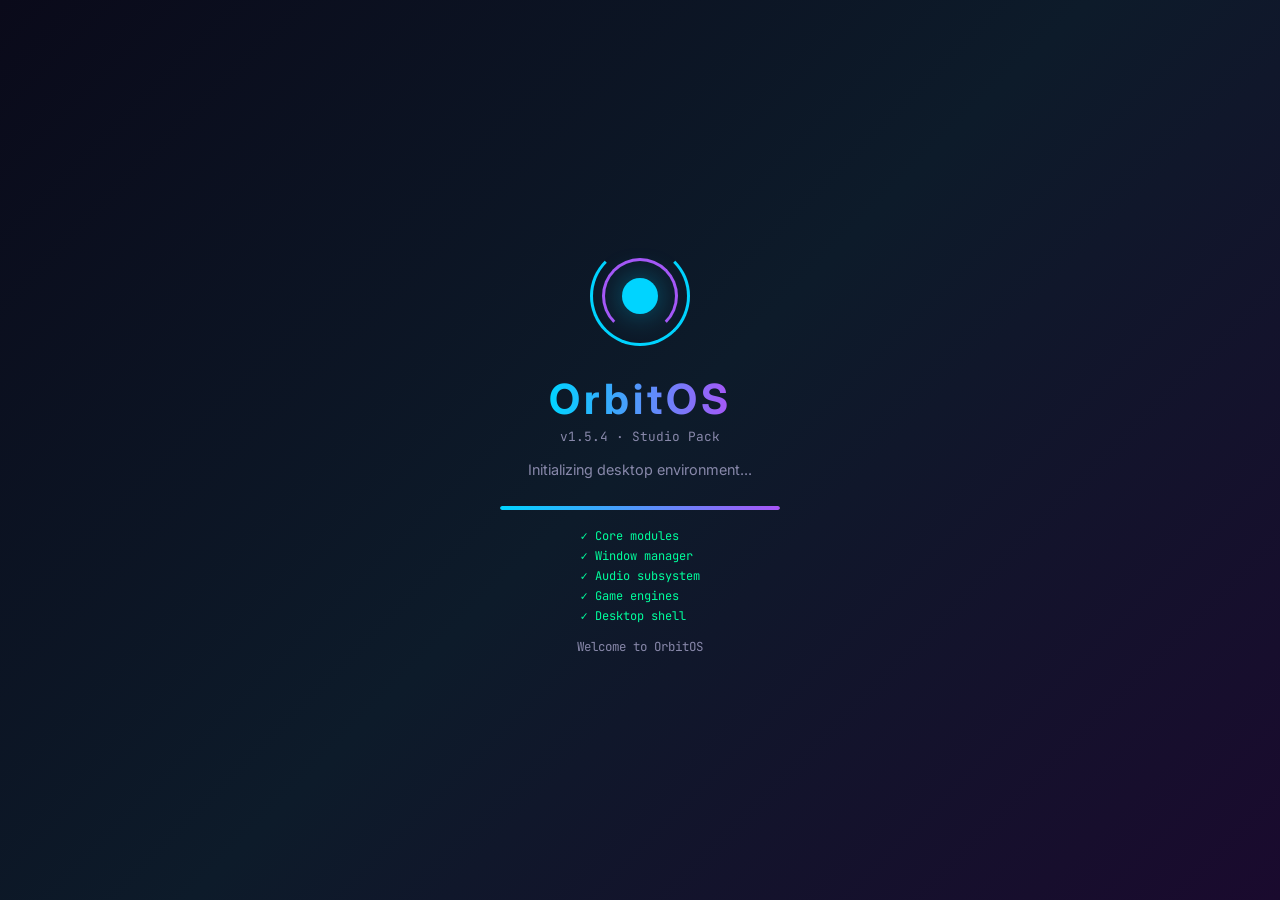
<file: index.html>
<!DOCTYPE html>
<html lang="en">
<head>
  <meta charset="UTF-8">
  <meta name="referrer" content="strict-origin-when-cross-origin">
  <meta name="viewport" content="width=device-width, initial-scale=1.0, viewport-fit=cover">
  <title>OrbitOS — Web Desktop</title>
  <link rel="stylesheet" href="styles.css">
  <link rel="icon" href="data:image/svg+xml,<svg xmlns='http://www.w3.org/2000/svg' viewBox='0 0 100 100'><circle cx='50' cy='50' r='45' fill='%2300d4ff'/><circle cx='50' cy='50' r='25' fill='%230a0a1a'/><circle cx='50' cy='50' r='10' fill='%2300d4ff'/></svg>">
  <link href="https://fonts.googleapis.com/css2?family=Inter:wght@300;400;500;600;700&family=JetBrains+Mono:wght@400;500&display=swap" rel="stylesheet">
</head>
<body>
  <!-- Boot Screen -->
  <div id="boot-screen">
    <div class="boot-logo">
      <div class="orbit-ring"></div>
      <div class="orbit-ring orbit-ring-2"></div>
      <div class="orbit-core"></div>
    </div>
    <h1 class="boot-title">OrbitOS</h1>
    <p class="boot-version">v1.5.4 · Studio Pack</p>
    <p class="boot-subtitle">Initializing desktop environment...</p>
    <div class="boot-progress">
      <div class="boot-bar" id="boot-bar"></div>
    </div>
    <ul class="boot-checklist" id="boot-checklist">
      <li data-step="0">Core modules</li>
      <li data-step="1">Window manager</li>
      <li data-step="2">Audio subsystem</li>
      <li data-step="3">Game engines</li>
      <li data-step="4">Desktop shell</li>
    </ul>
    <p class="boot-status" id="boot-status">Loading core modules...</p>
  </div>

  <!-- Shutdown Screen -->
  <div id="shutdown-screen" class="hidden">
    <div class="shutdown-inner">
      <div class="boot-logo">
        <div class="orbit-ring"></div>
        <div class="orbit-core"></div>
      </div>
      <h1>OrbitOS has shut down</h1>
      <p>It is now safe to close this tab.</p>
      <button id="reboot-btn" type="button">Reboot</button>
    </div>
  </div>

  <!-- Desktop -->
  <div id="desktop" class="hidden">
    <div id="wallpaper"></div>
    <div id="desktop-clock" title="Desktop clock">
      <div id="dc-time">--:--</div>
      <div id="dc-date"></div>
    </div>

    <div id="desktop-icons" class="hidden" aria-hidden="true"></div>

    <div id="float-stickies"></div>
    <div id="windows-container"></div>

    <!-- First-run tips -->
    <div id="tips-overlay" class="hidden">
      <div class="tips-card">
        <h2>Welcome to OrbitOS</h2>
        <ul>
          <li>Open apps from the <strong>Start menu</strong> (◉ on the taskbar)</li>
          <li><strong>Right-click</strong> the desktop to change wallpaper</li>
          <li>Start menu is the <strong>◉</strong> button on the taskbar</li>
          <li><strong>Ctrl+K</strong> palette · <strong>Ctrl+Shift+V</strong> clipboard</li>
          <li>Apps live in the <strong>Start menu</strong> (◉) — desktop is clean</li>
          <li><strong>Settings → Tab disguise</strong> changes the browser tab title/icon only</li>
          <li><strong>`</strong> (above Tab) is the panic key — closes this tab instantly</li>
          <li>Nightshift · Assistant · generative music · Clock · Gallery</li>
        </ul>
        <button id="tips-dismiss" type="button">Got it</button>
      </div>
    </div>

    <!-- Alt-Tab switcher -->
    <div id="alt-tab" class="hidden">
      <div id="alt-tab-list"></div>
    </div>

    <!-- Calendar popup -->
    <div id="calendar-popup" class="hidden">
      <div class="cal-header">
        <button type="button" id="cal-prev">‹</button>
        <span id="cal-title"></span>
        <button type="button" id="cal-next">›</button>
      </div>
      <div class="cal-weekdays">
        <span>Su</span><span>Mo</span><span>Tu</span><span>We</span><span>Th</span><span>Fr</span><span>Sa</span>
      </div>
      <div class="cal-grid" id="cal-grid"></div>
    </div>

    <!-- Start Menu -->
    <div id="start-menu" class="hidden">
      <div class="start-header">
        <div class="user-avatar">🚀</div>
        <div class="user-info">
          <strong>Orbit User</strong>
          <span>GitHub Pages Edition</span>
        </div>
      </div>
      <div class="start-search-wrap">
        <input type="search" id="start-search" placeholder="Search apps..." autocomplete="off">
      </div>
      <div class="start-apps" id="start-apps">
        <div class="start-app" data-app="browser" data-name="browser proxy"><span>🌐</span> Proxy Browser</div>
        <div class="start-app" data-app="music" data-name="music player audio"><span>🎵</span> Music Player</div>
        <div class="start-app" data-app="games" data-name="games arcade snake tanks tank battle"><span>🎮</span> Games Arcade</div>
        <div class="start-app" data-app="terminal" data-name="terminal shell"><span>💻</span> Terminal</div>
        <div class="start-app" data-app="notepad" data-name="notepad text"><span>📝</span> Notepad</div>
        <div class="start-app" data-app="calculator" data-name="calculator math"><span>🧮</span> Calculator</div>
        <div class="start-app" data-app="paint" data-name="paint draw"><span>🎨</span> Paint</div>
        <div class="start-app" data-app="files" data-name="files explorer"><span>📁</span> File Explorer</div>
        <div class="start-app" data-app="stickies" data-name="sticky notes"><span>📌</span> Sticky Notes</div>
        <div class="start-app" data-app="taskmgr" data-name="task manager processes"><span>📊</span> Task Manager</div>
<div class="start-app" data-app="video" data-name="video player local"><span>📽️</span> Video Player</div>
        <div class="start-app" data-app="todo" data-name="todo kanban board tasks"><span>📋</span> To-Do Board</div>
        <div class="start-app" data-app="markdown" data-name="markdown editor preview"><span>📄</span> Markdown</div>
        <div class="start-app" data-app="weather" data-name="weather"><span>🌤️</span> Weather</div>
        <div class="start-app" data-app="settings" data-name="settings"><span>⚙️</span> Settings</div>
        <div class="start-app" data-app="assistant" data-name="assistant help ai chatbot"><span>🤖</span> Orbit Assistant</div>
        <div class="start-app" data-app="clockapp" data-name="clock time alarm"><span>🕐</span> Clock</div>
        <div class="start-app" data-app="gallery" data-name="gallery photos images"><span>🖼️</span> Gallery</div>
        <div class="start-app" data-app="about" data-name="about"><span>ℹ️</span> About OrbitOS</div>
      </div>
      <div class="start-footer">
        <button id="run-btn" type="button" title="Run (Ctrl+R)">▷ Run</button>
        <button id="power-btn" type="button" title="Shut down">⏻ Shut Down</button>
      </div>
    </div>

    <!-- Taskbar -->
    <div id="taskbar">
      <button id="start-btn" type="button" title="Start">
        <span class="start-logo">◉</span>
      </button>
      <div id="taskbar-apps"></div>
      <div id="taskbar-right">
        <div id="system-tray">
          <span id="clip-icon" title="Clipboard history" role="button" tabindex="0">📋</span>
          <span id="lock-icon" title="Lock (Ctrl+L)" role="button" tabindex="0">🔒</span>
          <span id="fs-icon" title="Fullscreen" role="button" tabindex="0">⛶</span>
          <span id="notif-icon" title="Notifications" role="button" tabindex="0">🔔</span>
          <span id="volume-icon" title="Mute / Unmute" role="button" tabindex="0">🔊</span>
          <span id="wifi-icon" title="Connected">📶</span>
        </div>
        <div id="clock" title="Calendar"></div>
      </div>
    </div>

    <!-- Context Menu -->
    <div id="context-menu" class="hidden">
      <div class="ctx-item" data-action="refresh">🔄 Refresh Desktop</div>
      <div class="ctx-item" data-action="wallpaper">🖼️ Change Wallpaper</div>
      <div class="ctx-item" data-action="run">▷ Run...</div>
      <div class="ctx-item" data-action="screensaver">✨ Screensaver</div>
      <div class="ctx-item" data-action="tips">💡 Show Tips</div>
      <div class="ctx-item" data-action="lock">🔒 Lock screen</div>
      <div class="ctx-item" data-action="fullscreen">⛶ Fullscreen</div>
      <div class="ctx-item" data-action="about">ℹ️ About OrbitOS</div>
    </div>


    <!-- Run dialog -->
    <div id="run-dialog" class="hidden">
      <div class="run-card">
        <h3>Run</h3>
        <p>Type an app name (browser, games, terminal, stickies…)</p>
        <input type="text" id="run-input" placeholder="Open..." autocomplete="off">
        <div class="run-actions">
          <button type="button" id="run-ok">OK</button>
          <button type="button" id="run-cancel">Cancel</button>
        </div>
      </div>
    </div>

    <!-- Notification center -->
    <div id="notif-panel" class="hidden">
      <div class="notif-header">
        <strong>Notifications</strong>
        <button type="button" id="notif-clear">Clear</button>
      </div>
      <div id="notif-list"></div>
    </div>

    <!-- Screensaver -->
    <div id="screensaver" class="hidden">
      <canvas id="ss-canvas"></canvas>
      <p class="ss-hint">Move mouse or press any key</p>
    </div>

    <!-- Command palette -->
    <div id="cmd-palette" class="hidden">
      <div class="cmd-card">
        <input type="text" id="cmd-input" placeholder="Type a command or app..." autocomplete="off">
        <div id="cmd-results"></div>
      </div>
    </div>

    <!-- Lock screen -->
    <div id="lock-screen" class="hidden">
      <div class="lock-inner">
        <div class="lock-time" id="lock-time">00:00</div>
        <div class="lock-date" id="lock-date"></div>
        <p>Click or press any key to unlock</p>
        <button type="button" id="lock-unlock">Unlock</button>
      </div>
    </div>

    <div id="clip-panel" class="hidden">
      <div class="clip-header"><strong>Clipboard</strong><button type="button" id="clip-clear">Clear</button></div>
      <div id="clip-list"></div>
    </div>

    <div id="toast" class="hidden"></div>
  </div>

  <script src="script.js"></script>
</body>
</html>
</file>
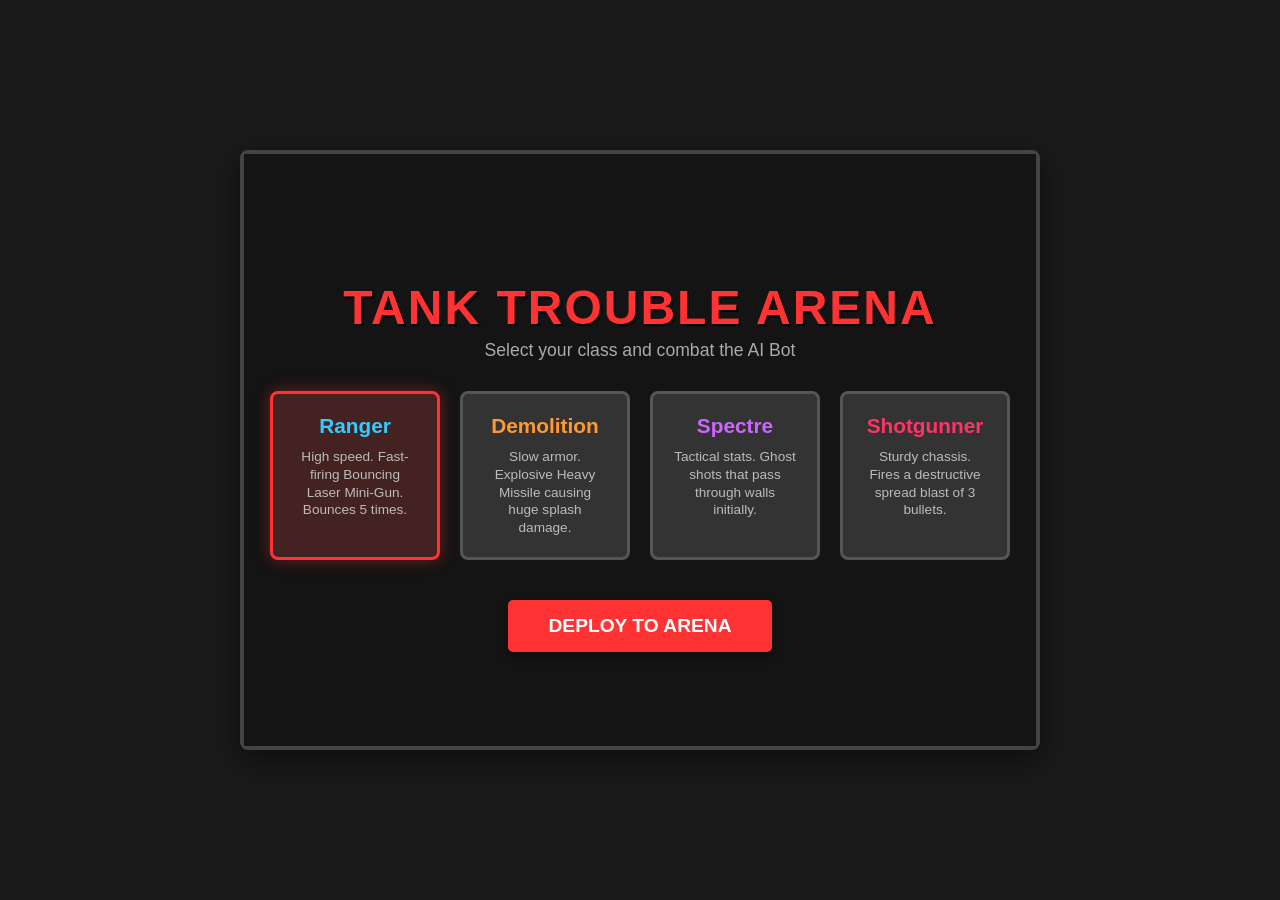
<file: tank_trouble_arena.html>
<!DOCTYPE html>
<html lang="en">
<head>
    <meta charset="UTF-8">
    <meta name="viewport" content="width=device-width, initial-scale=1.0">
    <title>Tank Trouble Arena</title>
    <style>
        * {
            box-sizing: border-box;
            user-select: none;
        }
        body {
            margin: 0;
            padding: 0;
            background: #1a1a1a;
            color: #eeeeee;
            font-family: 'Segoe UI', Tahoma, Geneva, Verdana, sans-serif;
            display: flex;
            justify-content: center;
            align-items: center;
            height: 100vh;
            overflow: hidden;
        }
        #game-container {
            position: relative;
            width: 800px;
            height: 600px;
            background: #262626;
            border: 4px solid #444;
            border-radius: 8px;
            box-shadow: 0 10px 30px rgba(0,0,0,0.5);
        }
        #menu-screen {
            position: absolute;
            top: 0;
            left: 0;
            width: 100%;
            height: 100%;
            background: rgba(20, 20, 20, 0.95);
            display: flex;
            flex-direction: column;
            align-items: center;
            justify-content: center;
            z-index: 10;
            padding: 20px;
        }
        h1 {
            color: #ff3333;
            font-size: 3rem;
            margin-bottom: 5px;
            text-shadow: 2px 2px #000;
            letter-spacing: 2px;
        }
        .subtitle {
            color: #aaa;
            margin-bottom: 30px;
            font-size: 1.1rem;
        }
        .class-container {
            display: flex;
            gap: 20px;
            margin-bottom: 40px;
            flex-wrap: wrap;
            justify-content: center;
        }
        .class-card {
            background: #333;
            border: 3px solid #555;
            border-radius: 8px;
            padding: 20px;
            width: 170px;
            text-align: center;
            cursor: pointer;
            transition: all 0.2s ease;
        }
        .class-card:hover {
            transform: translateY(-5px);
            border-color: #ff3333;
            background: #3d3d3d;
        }
        .class-card.selected {
            border-color: #ff3333;
            background: #442222;
            box-shadow: 0 0 15px rgba(255, 51, 51, 0.4);
        }
        .class-name {
            font-size: 1.3rem;
            font-weight: bold;
            margin-bottom: 10px;
        }
        .class-desc {
            font-size: 0.85rem;
            color: #bbb;
            line-height: 1.3;
        }
        #start-btn {
            background: #ff3333;
            color: white;
            border: none;
            padding: 15px 40px;
            font-size: 1.2rem;
            font-weight: bold;
            border-radius: 5px;
            cursor: pointer;
            transition: background 0.2s;
            box-shadow: 0 4px 10px rgba(0,0,0,0.3);
        }
        #start-btn:hover {
            background: #e62e2e;
        }
        #game-canvas {
            display: none;
            background: #f0f0f0;
            width: 100%;
            height: 100%;
        }
        #ui-overlay {
            display: none;
            position: absolute;
            top: 10px;
            left: 10px;
            right: 10px;
            justify-content: space-between;
            font-weight: bold;
            font-size: 1.2rem;
            pointer-events: none;
            text-shadow: 1px 1px 2px #fff;
            color: #333;
            z-index: 5;
        }
        .score-box {
            background: rgba(255,255,255,0.8);
            padding: 5px 15px;
            border-radius: 4px;
            border: 1px solid #ccc;
        }
        #game-over-screen {
            display: none;
            position: absolute;
            top: 0;
            left: 0;
            width: 100%;
            height: 100%;
            background: rgba(0,0,0,0.8);
            flex-direction: column;
            align-items: center;
            justify-content: center;
            z-index: 8;
        }
        #game-over-text {
            font-size: 2.5rem;
            margin-bottom: 20px;
            font-weight: bold;
        }
        #restart-btn {
            background: #33cc33;
            color: white;
            border: none;
            padding: 12px 30px;
            font-size: 1.1rem;
            font-weight: bold;
            border-radius: 5px;
            cursor: pointer;
        }
        #restart-btn:hover {
            background: #2eb82eb;
        }
    </style>
</head>
<body>

    <div id="game-container">
        <!-- Main Menu -->
        <div id="menu-screen">
            <h1>TANK TROUBLE ARENA</h1>
            <div class="subtitle">Select your class and combat the AI Bot</div>
            
            <div class="class-container">
                <div class="class-card selected" data-class="ranger">
                    <div class="class-name" style="color: #33ccff;">Ranger</div>
                    <div class="class-desc">High speed. Fast-firing Bouncing Laser Mini-Gun. Bounces 5 times.</div>
                </div>
                <div class="class-card" data-class="demolition">
                    <div class="class-name" style="color: #ff9933;">Demolition</div>
                    <div class="class-desc">Slow armor. Explosive Heavy Missile causing huge splash damage.</div>
                </div>
                <div class="class-card" data-class="spectre">
                    <div class="class-name" style="color: #cc66ff;">Spectre</div>
                    <div class="class-desc">Tactical stats. Ghost shots that pass through walls initially.</div>
                </div>
                <div class="class-card" data-class="shotgunner">
                    <div class="class-name" style="color: #ff3366;">Shotgunner</div>
                    <div class="class-desc">Sturdy chassis. Fires a destructive spread blast of 3 bullets.</div>
                </div>
            </div>

            <button id="start-btn">DEPLOY TO ARENA</button>
        </div>

        <!-- UI Scoreboard Overlay -->
        <div id="ui-overlay">
            <div class="score-box" style="border-left: 5px solid #ff3333;">Player (Red): <span id="player-score">0</span></div>
            <div class="score-box" style="border-right: 5px solid #3366ff;">AI Bot (Blue): <span id="ai-score">0</span></div>
        </div>

        <!-- Game Canvas -->
        <canvas id="game-canvas" width="800" height="600"></canvas>

        <!-- Round Over Overlay -->
        <div id="game-over-screen">
            <div id="game-over-text">Player Wins!</div>
            <button id="restart-btn">Next Round (Space)</button>
        </div>
    </div>

    <script>
        const canvas = document.getElementById('game-canvas');
        const ctx = canvas.getContext('2d');
        
        // DOM Screens
        const menuScreen = document.getElementById('menu-screen');
        const uiOverlay = document.getElementById('ui-overlay');
        const gameOverScreen = document.getElementById('game-over-screen');
        const gameOverText = document.getElementById('game-over-text');
        const startBtn = document.getElementById('start-btn');
        const restartBtn = document.getElementById('restart-btn');
        
        const playerScoreEl = document.getElementById('player-score');
        const aiScoreEl = document.getElementById('ai-score');
        const classCards = document.querySelectorAll('.class-card');

        // State variables
        let selectedClass = 'ranger';
        let scores = { player: 0, ai: 0 };
        let gameActive = false;
        let roundOver = false;
        
        // Maze configuration
        const COLS = 8;
        const ROWS = 6;
        const CELL_W = 100; // 800 / 8
        const CELL_H = 100; // 600 / 6
        let mazeWalls = []; // Contains horizontal and vertical walls

        // Game Entities
        let playerTank = null;
        let aiTank = null;
        let bullets = [];
        let particles = [];

        // Input handler tracking
        const keys = {};

        // Class stats dictionary
        const CLASS_STATS = {
            ranger: { speed: 3.2, turnSpeed: 0.05, fireCooldown: 250, bulletType: 'laser' },
            demolition: { speed: 2.2, turnSpeed: 0.038, fireCooldown: 900, bulletType: 'missile' },
            spectre: { speed: 2.7, turnSpeed: 0.045, fireCooldown: 500, bulletType: 'ghost' },
            shotgunner: { speed: 2.6, turnSpeed: 0.042, fireCooldown: 700, bulletType: 'shotgun' }
        };

        // Class selection menu interaction
        classCards.forEach(card => {
            card.addEventListener('click', () => {
                classCards.forEach(c => c.classList.remove('selected'));
                card.classList.add('selected');
                selectedClass = card.getAttribute('data-class');
            });
        });

        startBtn.addEventListener('click', startNewGame);
        restartBtn.addEventListener('click', nextRound);

        // Track inputs cleanly
        window.addEventListener('keydown', e => {
            keys[e.code] = true;
            if (e.code === 'Space') {
                e.preventDefault(); // Stop window scrolling down
                if (!gameActive && roundOver) {
                    nextRound();
                } else if (gameActive && !roundOver) {
                    playerTank.shoot();
                }
            }
        });
        window.addEventListener('keyup', e => { keys[e.code] = false; });

        // --- MAZE GENERATION: Randomized Prim's / DFS Algorithm ---
        function generateMaze() {
            // Grid cell visited array
            let visited = Array(COLS).fill(null).map(() => Array(ROWS).fill(false));
            
            // Track inner structural walls separately
            // walls represented as structural objects: { x1, y1, x2, y2, type: 'h'|'v', open: true|false }
            let hWalls = Array(COLS).fill(null).map(() => Array(ROWS + 1).fill(false));
            let vWalls = Array(COLS + 1).fill(null).map(() => Array(ROWS).fill(false));

            // Initialize all interior grid lines as structural blocking walls
            for(let i=0; i<COLS; i++) {
                for(let j=1; j<ROWS; j++) hWalls[i][j] = true;
            }
            for(let i=1; i<COLS; i++) {
                for(let j=0; j<ROWS; j++) vWalls[i][j] = true;
            }

            // Simple Deep-First Search Maze carving backtracker
            let stack = [];
            let current = {x: 0, y: 0};
            visited[0][0] = true;
            let visitedCount = 1;
            const totalCells = COLS * ROWS;

            while (visitedCount < totalCells) {
                let neighbors = [];
                
                // Check Top neighbor
                if (current.y > 0 && !visited[current.x][current.y - 1]) neighbors.push({x: current.x, y: current.y - 1, dir: 'T'});
                // Check Bottom neighbor
                if (current.y < ROWS - 1 && !visited[current.x][current.y + 1]) neighbors.push({x: current.x, y: current.y + 1, dir: 'B'});
                // Check Left neighbor
                if (current.x > 0 && !visited[current.x - 1][current.y]) neighbors.push({x: current.x - 1, y: current.y, dir: 'L'});
                // Check Right neighbor
                if (current.x < COLS - 1 && !visited[current.x + 1][current.y]) neighbors.push({x: current.x + 1, y: current.y, dir: 'R'});

                if (neighbors.length > 0) {
                    // Pick a random unvisited neighbor cell
                    let next = neighbors[Math.floor(Math.random() * neighbors.length)];
                    
                    // Knock down matching structural block wall separating them
                    if (next.dir === 'T') hWalls[current.x][current.y] = false;
                    else if (next.dir === 'B') hWalls[current.x][current.y + 1] = false;
                    else if (next.dir === 'L') vWalls[current.x][current.y] = false;
                    else if (next.dir === 'R') vWalls[current.x + 1][current.y] = false;

                    stack.push(current);
                    current = {x: next.x, y: next.y};
                    visited[current.x][current.y] = true;
                    visitedCount++;
                } else if (stack.length > 0) {
                    current = stack.pop();
                } else {
                    break;
                }
            }

            // Convert matrix maps into line segment lists for explicit spatial rendering & bounding boxes
            mazeWalls = [];
            
            // Outer hard bounding boxes
            mazeWalls.push({x1: 0, y1: 0, x2: canvas.width, y2: 0});
            mazeWalls.push({x1: 0, y1: canvas.height, x2: canvas.width, y2: canvas.height});
            mazeWalls.push({x1: 0, y1: 0, x2: 0, y2: canvas.height});
            mazeWalls.push({x1: canvas.width, y1: 0, x2: canvas.width, y2: canvas.height});

            // Active remaining procedural inner lines
            for(let i=0; i<COLS; i++) {
                for(let j=1; j<ROWS; j++) {
                    if (hWalls[i][j]) {
                        mazeWalls.push({ x1: i * CELL_W, y1: j * CELL_H, x2: (i + 1) * CELL_W, y2: j * CELL_H });
                    }
                }
            }
            for(let i=1; i<COLS; i++) {
                for(let j=0; j<ROWS; j++) {
                    if (vWalls[i][j]) {
                        mazeWalls.push({ x1: i * CELL_W, y1: j * CELL_H, x2: i * CELL_W, y2: (j + 1) * CELL_H });
                    }
                }
            }
        }

        // --- GAME CLASSES ---
        class Tank {
            constructor(x, y, color, type, isAI) {
                this.x = x;
                this.y = y;
                this.radius = 16;
                this.angle = isAI ? Math.PI : 0;
                this.color = color;
                this.type = type;
                this.isAI = isAI;
                
                const stats = CLASS_STATS[type];
                this.speed = stats.speed;
                this.turnSpeed = stats.turnSpeed;
                this.fireCooldown = stats.fireCooldown;
                this.bulletType = stats.bulletType;
                
                this.lastShotTime = 0;
                
                // AI behavior flags
                this.aiTargetAngle = this.angle;
                this.aiStateTimer = 0;
                this.aiAction = 'chase';
            }

            draw() {
                ctx.save();
                ctx.translate(this.x, this.y);
                ctx.rotate(this.angle);

                // Body Chassis
                ctx.fillStyle = this.color;
                ctx.strokeStyle = '#222';
                ctx.lineWidth = 2;
                ctx.beginPath();
                ctx.rect(-16, -14, 32, 28);
                ctx.fill();
                ctx.stroke();

                // Treads
                ctx.fillStyle = '#444';
                ctx.fillRect(-18, -17, 36, 4);
                ctx.fillRect(-18, 13, 36, 4);

                // Turret center
                ctx.fillStyle = '#222';
                ctx.beginPath();
                ctx.arc(0, 0, 8, 0, Math.PI * 2);
                ctx.fill();

                // Barrel muzzle directional line
                ctx.strokeStyle = '#222';
                ctx.lineWidth = 5;
                ctx.beginPath();
                ctx.moveTo(0, 0);
                ctx.lineTo(20, 0);
                ctx.stroke();

                ctx.restore();
            }

            move(forwardSign) {
                let amt = forwardSign * this.speed;
                let nextX = this.x + Math.cos(this.angle) * amt;
                let nextY = this.y + Math.sin(this.angle) * amt;

                // Handle sliding wall boundary collisions against line segment models
                if (!this.checkWallCollision(nextX, this.y)) this.x = nextX;
                if (!this.checkWallCollision(this.x, nextY)) this.y = nextY;
            }

            rotate(dirSign) {
                this.angle += dirSign * this.turnSpeed;
            }

            checkWallCollision(px, py) {
                for (let wall of mazeWalls) {
                    if (this.lineCircleIntersect(wall.x1, wall.y1, wall.x2, wall.y2, px, py, this.radius + 2)) {
                        return true;
                    }
                }
                return false;
            }

            lineCircleIntersect(x1, y1, x2, y2, cx, cy, r) {
                let lLenSq = (x2-x1)**2 + (y2-y1)**2;
                let t = ((cx-x1)*(x2-x1) + (cy-y1)*(y2-y1)) / lLenSq;
                t = Math.max(0, Math.min(1, t));
                let closestX = x1 + t * (x2-x1);
                let closestY = y1 + t * (y2-y1);
                let distSq = (cx - closestX)**2 + (cy - closestY)**2;
                return distSq < (r * r);
            }

            shoot() {
                let now = Date.now();
                if (now - this.lastShotTime < this.fireCooldown) return;
                this.lastShotTime = now;

                let bx = this.x + Math.cos(this.angle) * 22;
                let by = this.y + Math.sin(this.angle) * 22;

                if (this.bulletType === 'shotgun') {
                    // Spread profile
                    let angles = [this.angle - 0.18, this.angle, this.angle + 0.18];
                    angles.forEach(ang => {
                        bullets.push(new Bullet(bx, by, ang, this.color, 'standard', 4, 4000));
                    });
                } else if (this.bulletType === 'laser') {
                    bullets.push(new Bullet(bx, by, this.angle, this.color, 'laser', 5, 5000));
                } else if (this.bulletType === 'missile') {
                    bullets.push(new Bullet(bx, by, this.angle, this.color, 'missile', 3.5, 6000));
                } else if (this.bulletType === 'ghost') {
                    bullets.push(new Bullet(bx, by, this.angle, this.color, 'ghost', 4, 4500));
                }
            }

            updateAI(target) {
                this.aiStateTimer--;
                
                // Raycast sight tracking system
                let directLine = true;
                let dist = Math.hypot(target.x - this.x, target.y - this.y);
                
                // Simple checking vectors across steps to approximate line of sight obstacles
                let steps = 15;
                for (let i = 1; i < steps; i++) {
                    let checkX = this.x + (target.x - this.x) * (i / steps);
                    let checkY = this.y + (target.y - this.y) * (i / steps);
                    for (let wall of mazeWalls) {
                        if (this.lineCircleIntersect(wall.x1, wall.y1, wall.x2, wall.y2, checkX, checkY, 6)) {
                            directLine = false;
                            break;
                        }
                    }
                    if (!directLine) break;
                }

                if (directLine) {
                    this.aiAction = 'chase';
                    this.aiTargetAngle = Math.atan2(target.y - this.y, target.x - this.x);
                    
                    // Fire weapon if aiming accurately at user
                    let angleDiff = Math.abs(normalizeAngle(this.angle - this.aiTargetAngle));
                    if (angleDiff < 0.25 && dist < 450) {
                        this.shoot();
                    }
                } else {
                    // Path fallback algorithm: Wander or navigate grid junctions
                    if (this.aiStateTimer <= 0) {
                        this.aiStateTimer = Math.floor(Math.random() * 40) + 30;
                        if (Math.random() < 0.6) {
                            // Turn toward general direction or arbitrary angles to break dead-ends
                            this.aiTargetAngle = this.angle + (Math.random() - 0.5) * Math.PI;
                            this.aiAction = 'wander';
                        } else {
                            this.aiAction = 'reverse';
                        }
                    }
                }

                // Smooth rotation to targets
                let diff = normalizeAngle(this.aiTargetAngle - this.angle);
                if (Math.abs(diff) > 0.05) {
                    this.rotate(Math.sign(diff));
                }

                // Apply movement vectors based on logic profiles
                if (this.aiAction === 'chase' || this.aiAction === 'wander') {
                    this.move(1);
                    // Backup escape check if jammed directly in physical corners
                    if (this.checkWallCollision(this.x + Math.cos(this.angle)*5, this.y + Math.sin(this.angle)*5)) {
                        this.rotate(Math.random() > 0.5 ? 1 : -1);
                    }
                } else if (this.aiAction === 'reverse') {
                    this.move(-0.7);
                }
            }
        }

        function normalizeAngle(ang) {
            while (ang > Math.PI) ang -= Math.PI * 2;
            while (ang < -Math.PI) ang += Math.PI * 2;
            return ang;
        }

        class Bullet {
            constructor(x, y, angle, color, type, speed, life) {
                this.x = x;
                this.y = y;
                this.vx = Math.cos(angle) * speed;
                this.vy = Math.sin(angle) * speed;
                this.color = color;
                this.type = type;
                this.radius = type === 'missile' ? 6 : 4;
                this.life = life;
                this.spawnTime = Date.now();
                this.bounces = 0;
                
                // Ghost trait flag
                this.ghostPhased = type === 'ghost';
            }

            update() {
                let nextX = this.x + this.vx;
                let nextY = this.y + this.vy;

                if (Date.now() - this.spawnTime > this.life) return false;

                // Test geometric wall reflections
                for (let wall of mazeWalls) {
                    let lLenSq = (wall.x2 - wall.x1)**2 + (wall.y2 - wall.y1)**2;
                    let t = ((nextX - wall.x1)*(wall.x2 - wall.x1) + (nextY - wall.y1)*(wall.y2 - wall.y1)) / lLenSq;
                    t = Math.max(0, Math.min(1, t));
                    let closestX = wall.x1 + t * (wall.x2 - wall.x1);
                    let closestY = wall.y1 + t * (wall.y2 - wall.y1);
                    let distSq = (nextX - closestX)**2 + (nextY - closestY)**2;

                    if (distSq < (this.radius + 1)**2) {
                        // Check if ghost shot should bypass structural layer
                        if (this.ghostPhased) {
                            this.ghostPhased = false; // Phase feature spent
                            createSparks(closestX, closestY, '#cc66ff');
                            continue; // Pass through obstacle directly
                        }

                        if (this.type === 'missile') {
                            explodeMissile(this.x, this.y);
                            return false; // spent
                        }

                        // Determine wall vector line orientation for dynamic ray reflection
                        let isVertical = (wall.x1 === wall.x2);
                        if (isVertical) {
                            this.vx = -this.vx;
                            nextX = this.x + this.vx;
                        } else {
                            this.vy = -this.vy;
                            nextY = this.y + this.vy;
                        }
                        
                        this.bounces++;
                        createSparks(closestX, closestY, this.color);

                        // Limit ranger bounce maximums
                        if (this.type === 'laser' && this.bounces > 5) return false;
                        if (this.type === 'standard' && this.bounces > 3) return false;
                        break;
                    }
                }

                this.x = nextX;
                this.y = nextY;
                return true;
            }

            draw() {
                ctx.fillStyle = this.type === 'ghost' && this.ghostPhased ? 'rgba(204,102,255,0.4)' : this.color;
                ctx.beginPath();
                ctx.arc(this.x, this.y, this.radius, 0, Math.PI * 2);
                ctx.fill();
                
                // Missile core visual styling
                if (this.type === 'missile') {
                    ctx.fillStyle = '#fff';
                    ctx.beginPath();
                    ctx.arc(this.x, this.y, 2, 0, Math.PI * 2);
                    ctx.fill();
                }
            }
        }

        class Particle {
            constructor(x, y, color) {
                this.x = x;
                this.y = y;
                this.vx = (Math.random() - 0.5) * 4;
                this.vy = (Math.random() - 0.5) * 4;
                this.color = color;
                this.alpha = 1;
                this.decay = Math.random() * 0.03 + 0.02;
            }
            update() {
                this.x += this.vx;
                this.y += this.vy;
                this.alpha -= this.decay;
                return this.alpha > 0;
            }
            draw() {
                ctx.save();
                ctx.globalAlpha = this.alpha;
                ctx.fillStyle = this.color;
                ctx.fillRect(this.x, this.y, 3, 3);
                ctx.restore();
            }
        }

        function createSparks(x, y, color) {
            for(let i=0; i<6; i++) {
                particles.push(new Particle(x, y, color));
            }
        }

        function explodeMissile(ex, ey) {
            // Flash blast particles layout
            for(let i=0; i<25; i++) {
                let p = new Particle(ex, ey, Math.random() > 0.5 ? '#ffcc00' : '#ff3300');
                p.vx *= 2.5;
                p.vy *= 2.5;
                particles.push(p);
            }

            // Test radius explosion vectors against both entities
            let splashRadius = 75;
            [playerTank, aiTank].forEach(tank => {
                if (!tank) return;
                let d = Math.hypot(tank.x - ex, tank.y - ey);
                if (d < splashRadius + tank.radius) {
                    triggerRoundEnd(tank === playerTank ? 'ai' : 'player');
                }
            });
        }

        // --- GAME SYSTEM CONTROL ---
        function startNewGame() {
            menuScreen.style.display = 'none';
            canvas.style.display = 'block';
            uiOverlay.style.display = 'flex';
            
            scores.player = 0;
            scores.ai = 0;
            updateScoreboard();
            
            initRound();
        }

        function initRound() {
            roundOver = false;
            gameActive = true;
            gameOverScreen.style.display = 'none';
            bullets = [];
            particles = [];

            // Procedural maze rendering initialization
            generateMaze();

            // Find valid safe starting cell locations apart from each other
            // Cell (0,0) for player, Cell (Max, Max) for AI
            playerTank = new Tank(CELL_W / 2, CELL_H / 2, '#ff3333', selectedClass, false);
            
            // AI picks a random class to fight back
            const classes = ['ranger', 'demolition', 'spectre', 'shotgunner'];
            let aiClass = classes[Math.floor(Math.random() * classes.length)];
            aiTank = new Tank(canvas.width - (CELL_W / 2), canvas.height - (CELL_H / 2), '#3366ff', aiClass, true);

            // Trigger standard request animation loop frame structure
            requestAnimationFrame(gameLoop);
        }

        function updateScoreboard() {
            playerScoreEl.innerText = scores.player;
            aiScoreEl.innerText = scores.ai;
        }

        function triggerRoundEnd(winner) {
            if (roundOver) return;
            roundOver = true;
            gameActive = false;

            if (winner === 'player') {
                scores.player++;
                gameOverText.innerText = "You Destroyed the AI Bot!";
                gameOverText.style.color = "#33cc33";
            } else {
                scores.ai++;
                gameOverText.innerText = "The AI Bot Destroyed You!";
                gameOverText.style.color = "#ff3333";
            }
            updateScoreboard();
            gameOverScreen.style.display = 'flex';
        }

        function nextRound() {
            initRound();
        }

        // --- CORE TICK ENGINE LOOP ---
        function gameLoop() {
            if (!gameActive) return;

            // 1. Process player manual control inputs
            if (keys['ArrowLeft']) playerTank.rotate(-1);
            if (keys['ArrowRight']) playerTank.rotate(1);
            if (keys['ArrowUp']) playerTank.move(1);
            if (keys['ArrowDown']) playerTank.move(-0.7);

            // 2. Process automated ai tracking state systems
            aiTank.updateAI(playerTank);

            // 3. Update active project physics structures
            bullets = bullets.filter(bullet => {
                let keeping = bullet.update();
                if (keeping) {
                    // Check hitting player bounding box radius circles
                    let dp = Math.hypot(playerTank.x - bullet.x, playerTank.y - bullet.y);
                    if (dp < playerTank.radius + bullet.radius) {
                        triggerRoundEnd('ai');
                        return false;
                    }
                    // Check hitting ai bounding box radius circles
                    let da = Math.hypot(aiTank.x - bullet.x, aiTank.y - bullet.y);
                    if (da < aiTank.radius + bullet.radius) {
                        triggerRoundEnd('player');
                        return false;
                    }
                }
                return keeping;
            });

            // Update particle visuals
            particles = particles.filter(p => p.update());

            // 4. Render Scene
            ctx.clearRect(0, 0, canvas.width, canvas.height);

            // Draw procedural maze walls array paths
            ctx.strokeStyle = '#222';
            ctx.lineWidth = 6;
            ctx.lineCap = 'round';
            for (let wall of mazeWalls) {
                ctx.beginPath();
                ctx.moveTo(wall.x1, wall.y1);
                ctx.lineTo(wall.x2, wall.y2);
                ctx.stroke();
            }

            // Draw entities safely
            playerTank.draw();
            aiTank.draw();
            bullets.forEach(b => b.draw());
            particles.forEach(p => p.draw());

            requestAnimationFrame(gameLoop);
        }
    </script>
</body>
</html>
</file>
<file: styles.css>
/* ===== OrbitOS v1.1 — Polished Desktop ===== */
:root {
  --bg-dark: #0a0a1a;
  --bg-panel: rgba(20, 20, 40, 0.88);
  --bg-window: rgba(16, 16, 32, 0.96);
  --accent: #00d4ff;
  --accent-glow: rgba(0, 212, 255, 0.4);
  --text: #e8e8f0;
  --text-dim: #8888aa;
  --border: rgba(255, 255, 255, 0.1);
  --success: #00ff9d;
  --danger: #ff4466;
  --radius: 12px;
  --shadow: 0 12px 40px rgba(0, 0, 0, 0.55);
  --font: 'Inter', system-ui, sans-serif;
  --mono: 'JetBrains Mono', monospace;
  --taskbar-h: 48px;
}
* { margin: 0; padding: 0; box-sizing: border-box; }
body {
  font-family: var(--font); background: var(--bg-dark); color: var(--text);
  overflow: hidden; height: 100vh; width: 100vw; user-select: none;
  -webkit-tap-highlight-color: transparent;
}
.hidden { display: none !important; }

#boot-screen {
  position: fixed; inset: 0;
  background: linear-gradient(135deg, #0a0a1a 0%, #0d1b2a 50%, #1a0a2e 100%);
  display: flex; flex-direction: column; align-items: center; justify-content: center;
  z-index: 9999; transition: opacity 0.6s ease, visibility 0.6s;
}
#boot-screen.fade-out { opacity: 0; visibility: hidden; }
.boot-logo { position: relative; width: 100px; height: 100px; margin-bottom: 28px; }
.orbit-ring {
  position: absolute; inset: 0; border: 3px solid var(--accent); border-radius: 50%;
  border-top-color: transparent; animation: spin 1.2s linear infinite;
}
.orbit-ring-2 {
  inset: 12px; border-color: #a855f7; border-bottom-color: transparent;
  animation-direction: reverse; animation-duration: 1.8s;
}
.orbit-core {
  position: absolute; top: 50%; left: 50%; transform: translate(-50%, -50%);
  width: 36px; height: 36px; background: var(--accent); border-radius: 50%;
  box-shadow: 0 0 30px var(--accent-glow); animation: pulse 1.5s ease-in-out infinite;
}
@keyframes spin { to { transform: rotate(360deg); } }
@keyframes pulse {
  0%, 100% { transform: translate(-50%, -50%) scale(1); opacity: 1; }
  50% { transform: translate(-50%, -50%) scale(0.85); opacity: 0.7; }
}
.boot-title {
  font-size: 2.6rem; font-weight: 700; letter-spacing: 4px;
  background: linear-gradient(90deg, var(--accent), #a855f7);
  -webkit-background-clip: text; -webkit-text-fill-color: transparent; background-clip: text;
}
.boot-version { color: var(--text-dim); font-size: 0.8rem; margin: 4px 0 16px; font-family: var(--mono); }
.boot-subtitle { color: var(--text-dim); font-size: 0.9rem; margin-bottom: 28px; }
.boot-progress {
  width: 280px; height: 4px; background: rgba(255,255,255,0.1);
  border-radius: 4px; overflow: hidden; margin-bottom: 16px;
}
.boot-bar {
  height: 100%; width: 0%; background: linear-gradient(90deg, var(--accent), #a855f7);
  border-radius: 4px; transition: width 0.25s ease;
}
.boot-checklist {
  list-style: none; font-size: 0.75rem; font-family: var(--mono);
  color: var(--text-dim); margin-bottom: 12px; min-height: 100px;
}
.boot-checklist li { padding: 2px 0; opacity: 0.35; transition: opacity 0.3s, color 0.3s; }
.boot-checklist li.done { opacity: 1; color: var(--success); }
.boot-checklist li.done::before { content: "✓ "; }
.boot-checklist li.active { opacity: 1; color: var(--accent); }
.boot-status { font-size: 0.78rem; color: var(--text-dim); font-family: var(--mono); }

#shutdown-screen {
  position: fixed; inset: 0; background: #050510; z-index: 10000;
  display: flex; align-items: center; justify-content: center;
}
.shutdown-inner { text-align: center; }
.shutdown-inner h1 { font-size: 1.5rem; margin: 20px 0 8px; }
.shutdown-inner p { color: var(--text-dim); margin-bottom: 24px; }
#reboot-btn {
  padding: 10px 24px; border: 1px solid var(--border); border-radius: 8px;
  background: rgba(0,212,255,0.15); color: var(--accent); cursor: pointer; font-size: 0.95rem;
}
#reboot-btn:hover { background: rgba(0,212,255,0.3); }

#desktop { position: fixed; inset: 0; overflow: hidden; }
#wallpaper {
  position: absolute; inset: 0; background-size: cover; background-position: center;
  transition: background 0.8s ease;
  background:
    radial-gradient(ellipse at 20% 50%, rgba(0, 212, 255, 0.15) 0%, transparent 50%),
    radial-gradient(ellipse at 80% 20%, rgba(168, 85, 247, 0.12) 0%, transparent 50%),
    linear-gradient(160deg, #0a0a1a 0%, #0d1525 40%, #1a0a2e 100%);
}
#wallpaper.wp-0 {
  background:
    radial-gradient(ellipse at 20% 50%, rgba(0, 212, 255, 0.18) 0%, transparent 50%),
    radial-gradient(ellipse at 80% 20%, rgba(168, 85, 247, 0.14) 0%, transparent 50%),
    linear-gradient(160deg, #0a0a1a 0%, #0d1525 40%, #1a0a2e 100%);
}
#wallpaper.wp-1 {
  background: linear-gradient(160deg, rgba(10,10,26,0.55), rgba(10,20,40,0.7)),
    url('https://images.unsplash.com/photo-1419242902214-272b3f66ee7a?w=1600&q=80') center/cover;
}
#wallpaper.wp-2 {
  background: linear-gradient(160deg, rgba(15,10,26,0.6), rgba(26,10,46,0.65)),
    url('https://images.unsplash.com/photo-1462331940025-496dfbfc7564?w=1600&q=80') center/cover;
}
#wallpaper.wp-3 {
  background: linear-gradient(160deg, rgba(10,10,26,0.55), rgba(10,26,26,0.65)),
    url('https://images.unsplash.com/photo-1506905925346-21bda4d32df4?w=1600&q=80') center/cover;
}
#wallpaper.wp-4 {
  background: radial-gradient(ellipse at 50% 30%, rgba(255, 100, 50, 0.15), transparent 50%),
    linear-gradient(160deg, #1a0a0a, #0a1520 60%, #0a0a1a);
}

#desktop-icons {
  position: absolute; top: 16px; left: 12px; display: flex; flex-direction: column;
  flex-wrap: wrap; gap: 4px; height: calc(100% - var(--taskbar-h) - 24px);
  max-width: 110px; z-index: 10; align-content: flex-start;
}
.desktop-icon {
  display: flex; flex-direction: column; align-items: center; width: 84px;
  padding: 8px 4px; border-radius: 10px; cursor: pointer;
  transition: background 0.15s, transform 0.15s;
}
.desktop-icon:hover { background: rgba(255, 255, 255, 0.08); }
.desktop-icon:active { transform: scale(0.96); }
.desktop-icon.selected {
  background: rgba(0, 212, 255, 0.15); outline: 1px solid rgba(0, 212, 255, 0.35);
}
.icon-badge {
  width: 48px; height: 48px; border-radius: 14px;
  background: rgba(255,255,255,0.06); border: 1px solid rgba(255,255,255,0.08);
  display: flex; align-items: center; justify-content: center; font-size: 1.55rem;
  margin-bottom: 6px; box-shadow: 0 4px 12px rgba(0,0,0,0.25); backdrop-filter: blur(8px);
}
.desktop-icon span {
  font-size: 0.7rem; text-align: center; text-shadow: 0 1px 3px rgba(0,0,0,0.85); line-height: 1.2;
}

.window {
  position: absolute; min-width: 280px; min-height: 180px; background: var(--bg-window);
  border: 1px solid var(--border); border-radius: var(--radius); box-shadow: var(--shadow);
  display: flex; flex-direction: column; overflow: hidden; z-index: 100;
  backdrop-filter: blur(20px); animation: windowOpen 0.22s ease; transition: box-shadow 0.2s;
}
.window.focused {
  box-shadow: var(--shadow), 0 0 0 1px rgba(0, 212, 255, 0.25);
  border-color: rgba(0, 212, 255, 0.25);
}
@keyframes windowOpen {
  from { opacity: 0; transform: scale(0.94) translateY(8px); }
  to { opacity: 1; transform: scale(1) translateY(0); }
}
.window.maximized {
  top: 0 !important; left: 0 !important; width: 100% !important;
  height: calc(100% - var(--taskbar-h)) !important; border-radius: 0;
}
.window.minimized { display: none !important; }
.window-titlebar {
  display: flex; align-items: center; padding: 8px 12px;
  background: rgba(255, 255, 255, 0.04); border-bottom: 1px solid var(--border);
  cursor: grab; flex-shrink: 0; gap: 8px;
}
.window-titlebar:active { cursor: grabbing; }
.window-icon { font-size: 1rem; }
.window-title {
  flex: 1; font-size: 0.85rem; font-weight: 500;
  white-space: nowrap; overflow: hidden; text-overflow: ellipsis;
}
.window-controls { display: flex; gap: 6px; }
.win-btn {
  width: 28px; height: 28px; border: none; border-radius: 6px; background: transparent;
  color: var(--text-dim); font-size: 0.9rem; cursor: pointer;
  display: flex; align-items: center; justify-content: center;
  transition: background 0.15s, color 0.15s;
}
.win-btn:hover { background: rgba(255,255,255,0.1); color: var(--text); }
.win-btn.close:hover { background: var(--danger); color: white; }
.window-content { flex: 1; overflow: auto; position: relative; }
.window-resize {
  position: absolute; bottom: 0; right: 0; width: 16px; height: 16px; cursor: se-resize; z-index: 10;
}
#snap-preview {
  position: absolute; background: rgba(0, 212, 255, 0.12); border: 2px solid var(--accent);
  border-radius: 8px; pointer-events: none; z-index: 90; display: none;
}

#taskbar {
  position: absolute; bottom: 0; left: 0; right: 0; height: var(--taskbar-h);
  background: rgba(10, 10, 24, 0.92); backdrop-filter: blur(20px);
  border-top: 1px solid var(--border); display: flex; align-items: center;
  padding: 0 8px; gap: 6px; z-index: 5000;
}
#start-btn {
  width: 40px; height: 36px; border: none; border-radius: 8px; background: transparent;
  color: var(--accent); font-size: 1.4rem; cursor: pointer;
  display: flex; align-items: center; justify-content: center; transition: background 0.15s;
}
#start-btn:hover, #start-btn.active { background: rgba(0, 212, 255, 0.15); }
#taskbar-apps { display: flex; gap: 4px; flex: 1; overflow-x: auto; padding: 0 4px; }
.taskbar-item {
  display: flex; align-items: center; gap: 6px; padding: 6px 12px; border-radius: 8px;
  background: transparent; border: none; color: var(--text); font-size: 0.8rem;
  cursor: pointer; white-space: nowrap; transition: background 0.15s; max-width: 160px;
}
.taskbar-item:hover { background: rgba(255,255,255,0.08); }
.taskbar-item.active {
  background: rgba(0, 212, 255, 0.2); box-shadow: inset 0 -2px 0 var(--accent);
}
.taskbar-item span.icon { font-size: 1rem; }
#taskbar-right { display: flex; align-items: center; gap: 10px; padding-right: 8px; }
#system-tray { display: flex; gap: 8px; font-size: 0.95rem; opacity: 0.85; }
#volume-icon { cursor: pointer; padding: 4px; border-radius: 6px; }
#volume-icon:hover { background: rgba(255,255,255,0.08); }
#volume-icon.muted { opacity: 0.45; }
#clock {
  font-family: var(--mono); font-size: 0.78rem; padding: 6px 10px; border-radius: 6px;
  cursor: pointer; transition: background 0.15s; white-space: nowrap;
}
#clock:hover { background: rgba(255,255,255,0.08); }

#start-menu {
  position: absolute; bottom: calc(var(--taskbar-h) + 8px); left: 8px;
  width: min(320px, calc(100vw - 16px)); background: var(--bg-panel);
  backdrop-filter: blur(24px); border: 1px solid var(--border); border-radius: var(--radius);
  box-shadow: var(--shadow); z-index: 6000; animation: menuSlide 0.2s ease; overflow: hidden;
}
@keyframes menuSlide {
  from { opacity: 0; transform: translateY(12px); }
  to { opacity: 1; transform: translateY(0); }
}
.start-header {
  display: flex; align-items: center; gap: 12px; padding: 16px;
  background: rgba(0, 212, 255, 0.08); border-bottom: 1px solid var(--border);
}
.user-avatar {
  width: 44px; height: 44px; background: linear-gradient(135deg, var(--accent), #a855f7);
  border-radius: 12px; display: flex; align-items: center; justify-content: center; font-size: 1.4rem;
}
.user-info strong { display: block; font-size: 0.95rem; }
.user-info span { font-size: 0.75rem; color: var(--text-dim); }
.start-apps { padding: 8px; max-height: 360px; overflow-y: auto; }
.start-app {
  display: flex; align-items: center; gap: 12px; padding: 10px 12px; border-radius: 8px;
  cursor: pointer; font-size: 0.9rem; transition: background 0.15s;
}
.start-app:hover { background: rgba(0, 212, 255, 0.12); }
.start-app span { font-size: 1.2rem; width: 28px; text-align: center; }
.start-footer { padding: 10px; border-top: 1px solid var(--border); }
#power-btn {
  width: 100%; padding: 10px; border: none; border-radius: 8px;
  background: rgba(255, 68, 102, 0.15); color: var(--danger); font-size: 0.9rem;
  cursor: pointer; transition: background 0.15s;
}
#power-btn:hover { background: rgba(255, 68, 102, 0.3); }

#context-menu {
  position: fixed; background: var(--bg-panel); backdrop-filter: blur(16px);
  border: 1px solid var(--border); border-radius: 10px; padding: 6px; z-index: 7000;
  min-width: 180px; box-shadow: var(--shadow);
}
.ctx-item {
  padding: 8px 12px; border-radius: 6px; cursor: pointer; font-size: 0.85rem;
  transition: background 0.15s;
}
.ctx-item:hover { background: rgba(0, 212, 255, 0.15); }

#toast {
  position: fixed; bottom: calc(var(--taskbar-h) + 16px); right: 16px;
  background: var(--bg-panel); border: 1px solid var(--border); border-radius: 10px;
  padding: 12px 18px; font-size: 0.88rem; z-index: 8000; box-shadow: var(--shadow);
  animation: toastIn 0.3s ease; max-width: min(320px, calc(100vw - 32px));
}
@keyframes toastIn {
  from { opacity: 0; transform: translateY(16px); }
  to { opacity: 1; transform: translateY(0); }
}

#tips-overlay {
  position: absolute; inset: 0; background: rgba(0,0,0,0.55); z-index: 7500;
  display: flex; align-items: center; justify-content: center; padding: 20px;
}
.tips-card {
  background: var(--bg-panel); border: 1px solid var(--border); border-radius: 16px;
  padding: 28px; max-width: 420px; width: 100%; box-shadow: var(--shadow); backdrop-filter: blur(20px);
}
.tips-card h2 {
  font-size: 1.3rem; margin-bottom: 16px;
  background: linear-gradient(90deg, var(--accent), #a855f7);
  -webkit-background-clip: text; -webkit-text-fill-color: transparent; background-clip: text;
}
.tips-card ul { list-style: none; margin-bottom: 20px; }
.tips-card li {
  padding: 8px 0; font-size: 0.9rem; color: var(--text-dim);
  border-bottom: 1px solid rgba(255,255,255,0.05); line-height: 1.4;
}
.tips-card li strong { color: var(--text); }
#tips-dismiss {
  width: 100%; padding: 12px; border: none; border-radius: 10px;
  background: var(--accent); color: #0a0a1a; font-weight: 600; cursor: pointer; font-size: 0.95rem;
}
#tips-dismiss:hover { background: #33ddff; }

#calendar-popup {
  position: absolute; bottom: calc(var(--taskbar-h) + 8px); right: 8px; width: 280px;
  background: var(--bg-panel); border: 1px solid var(--border); border-radius: 12px;
  padding: 14px; z-index: 6500; box-shadow: var(--shadow); backdrop-filter: blur(20px);
  animation: menuSlide 0.2s ease;
}
.cal-header {
  display: flex; align-items: center; justify-content: space-between;
  margin-bottom: 10px; font-weight: 600; font-size: 0.9rem;
}
.cal-header button {
  width: 32px; height: 32px; border: none; border-radius: 8px;
  background: rgba(255,255,255,0.06); color: var(--text); cursor: pointer; font-size: 1.1rem;
}
.cal-header button:hover { background: rgba(0,212,255,0.2); }
.cal-weekdays {
  display: grid; grid-template-columns: repeat(7, 1fr); text-align: center;
  font-size: 0.7rem; color: var(--text-dim); margin-bottom: 6px;
}
.cal-grid { display: grid; grid-template-columns: repeat(7, 1fr); gap: 2px; }
.cal-day {
  aspect-ratio: 1; display: flex; align-items: center; justify-content: center;
  font-size: 0.8rem; border-radius: 8px; font-family: var(--mono);
}
.cal-day.other { opacity: 0.3; }
.cal-day.today { background: var(--accent); color: #0a0a1a; font-weight: 700; }

#alt-tab {
  position: absolute; top: 50%; left: 50%; transform: translate(-50%, -50%);
  background: var(--bg-panel); border: 1px solid var(--border); border-radius: 14px;
  padding: 16px; z-index: 9000; box-shadow: var(--shadow); backdrop-filter: blur(24px); min-width: 280px;
}
#alt-tab-list { display: flex; gap: 10px; flex-wrap: wrap; justify-content: center; }
.alt-tab-item {
  width: 100px; padding: 14px 8px; border-radius: 10px; text-align: center;
  border: 2px solid transparent; background: rgba(255,255,255,0.04);
}
.alt-tab-item.active { border-color: var(--accent); background: rgba(0,212,255,0.12); }
.alt-tab-item .ico { font-size: 1.8rem; display: block; margin-bottom: 6px; }
.alt-tab-item .lbl { font-size: 0.72rem; overflow: hidden; text-overflow: ellipsis; white-space: nowrap; }

.browser-toolbar {
  display: flex; gap: 6px; padding: 10px 12px; background: rgba(0,0,0,0.3);
  border-bottom: 1px solid var(--border); align-items: center; flex-wrap: wrap;
}
.browser-toolbar button {
  height: 32px; padding: 0 10px; border: none; border-radius: 6px;
  background: rgba(255,255,255,0.08); color: var(--text); cursor: pointer; font-size: 0.85rem;
}
.browser-toolbar button:hover { background: rgba(255,255,255,0.15); }
.browser-url {
  flex: 1; min-width: 120px; padding: 8px 14px; border: 1px solid var(--border);
  border-radius: 20px; background: rgba(0,0,0,0.4); color: var(--text);
  font-size: 0.85rem; font-family: var(--mono); outline: none;
}
.browser-url:focus { border-color: var(--accent); box-shadow: 0 0 0 2px var(--accent-glow); }
.browser-bookmarks {
  display: flex; gap: 6px; padding: 6px 12px; background: rgba(0,0,0,0.2);
  border-bottom: 1px solid var(--border); overflow-x: auto; flex-shrink: 0;
}
.browser-bookmarks button {
  padding: 4px 10px; border: 1px solid var(--border); border-radius: 6px;
  background: transparent; color: var(--text-dim); font-size: 0.75rem;
  cursor: pointer; white-space: nowrap;
}
.browser-bookmarks button:hover { color: var(--accent); background: rgba(0,212,255,0.1); }
.browser-frame-wrap { flex: 1; position: relative; background: #111; min-height: 0; }
.browser-frame-wrap iframe { width: 100%; height: 100%; border: none; background: white; }
.browser-notice {
  position: absolute; inset: 0; display: flex; flex-direction: column;
  align-items: center; justify-content: center; background: var(--bg-dark);
  padding: 32px; text-align: center; gap: 12px;
}
.browser-notice h3 { color: var(--accent); }
.browser-notice p { color: var(--text-dim); max-width: 400px; line-height: 1.5; font-size: 0.9rem; }

.music-player { display: flex; flex-direction: column; height: 100%; padding: 20px; gap: 14px; }
.music-art {
  width: 140px; height: 140px; margin: 0 auto; border-radius: 16px;
  background: linear-gradient(135deg, var(--accent), #a855f7);
  display: flex; align-items: center; justify-content: center; font-size: 3.5rem;
  box-shadow: 0 8px 30px rgba(0,212,255,0.3);
}
.music-info { text-align: center; }
.music-info h3 { font-size: 1.05rem; margin-bottom: 4px; }
.music-info p { color: var(--text-dim); font-size: 0.85rem; }
.music-progress-wrap {
  display: flex; align-items: center; gap: 10px; font-size: 0.75rem;
  color: var(--text-dim); font-family: var(--mono);
}
.music-progress {
  flex: 1; height: 6px; background: rgba(255,255,255,0.1); border-radius: 3px; cursor: pointer;
}
.music-progress-bar {
  height: 100%; background: linear-gradient(90deg, var(--accent), #a855f7);
  border-radius: 3px; width: 0%;
}
.music-controls { display: flex; justify-content: center; align-items: center; gap: 14px; }
.music-controls button {
  width: 44px; height: 44px; border: none; border-radius: 50%;
  background: rgba(255,255,255,0.08); color: var(--text); font-size: 1.2rem; cursor: pointer;
}
.music-controls button.play-btn {
  width: 56px; height: 56px; background: var(--accent); color: #0a0a1a; font-size: 1.4rem;
}
.music-playlist { flex: 1; overflow-y: auto; border-top: 1px solid var(--border); padding-top: 10px; }
.playlist-item {
  display: flex; align-items: center; gap: 12px; padding: 10px 12px; border-radius: 8px; cursor: pointer;
}
.playlist-item:hover { background: rgba(255,255,255,0.06); }
.playlist-item.active { background: rgba(0, 212, 255, 0.12); color: var(--accent); }
.playlist-item .num { width: 24px; text-align: center; color: var(--text-dim); font-size: 0.8rem; }
.playlist-item .track-name { flex: 1; font-size: 0.9rem; }
.playlist-item .track-dur { font-size: 0.75rem; color: var(--text-dim); font-family: var(--mono); }

.games-grid {
  display: grid; grid-template-columns: repeat(auto-fill, minmax(130px, 1fr)); gap: 14px; padding: 20px;
}
.game-card {
  background: rgba(255,255,255,0.04); border: 1px solid var(--border); border-radius: 12px;
  padding: 18px 14px; text-align: center; cursor: pointer;
  transition: transform 0.2s, background 0.2s, border-color 0.2s;
}
.game-card:hover {
  transform: translateY(-3px); background: rgba(0, 212, 255, 0.08); border-color: var(--accent);
}
.game-card .game-emoji { font-size: 2.3rem; margin-bottom: 8px; }
.game-card h4 { font-size: 0.92rem; margin-bottom: 4px; }
.game-card p { font-size: 0.72rem; color: var(--text-dim); }

.snake-container, .ttt-container, .g2048-container, .memory-container {
  display: flex; flex-direction: column; align-items: center; padding: 14px; gap: 10px; height: 100%;
}
.snake-hud, .g2048-hud {
  display: flex; justify-content: space-between; align-items: center;
  width: 100%; max-width: 400px; font-family: var(--mono); font-size: 0.85rem;
}
#snake-canvas {
  background: #0d0d1a; border: 2px solid var(--border); border-radius: 8px;
  image-rendering: pixelated; max-width: 100%; touch-action: none;
}
.game-btn-row { display: flex; gap: 8px; flex-wrap: wrap; justify-content: center; }
.game-btn-row button {
  padding: 8px 14px; border: 1px solid var(--border); border-radius: 8px;
  background: rgba(0,212,255,0.1); color: var(--accent); cursor: pointer; font-size: 0.82rem;
}
.game-btn-row button:hover { background: rgba(0,212,255,0.25); }
.dpad {
  display: grid; grid-template-columns: repeat(3, 44px); grid-template-rows: repeat(3, 44px); gap: 4px;
}
.dpad button {
  border: 1px solid var(--border); border-radius: 8px; background: rgba(255,255,255,0.06);
  color: var(--text); font-size: 1rem; cursor: pointer;
}
.dpad button:active { background: rgba(0,212,255,0.25); }
.dpad .up { grid-column: 2; grid-row: 1; }
.dpad .left { grid-column: 1; grid-row: 2; }
.dpad .right { grid-column: 3; grid-row: 2; }
.dpad .down { grid-column: 2; grid-row: 3; }

.ttt-board {
  display: grid; grid-template-columns: repeat(3, 72px); grid-template-rows: repeat(3, 72px); gap: 6px;
}
.ttt-cell {
  background: rgba(255,255,255,0.05); border: 1px solid var(--border); border-radius: 10px;
  display: flex; align-items: center; justify-content: center; font-size: 2rem; cursor: pointer;
}
.ttt-cell:hover { background: rgba(0,212,255,0.1); }
.ttt-cell.x { color: var(--accent); }
.ttt-cell.o { color: #a855f7; }
.ttt-status { font-size: 1.05rem; font-weight: 500; }

.g2048-score {
  background: rgba(0,0,0,0.3); padding: 8px 14px; border-radius: 8px;
  font-family: var(--mono); font-size: 0.85rem;
}
#g2048-board {
  display: grid; grid-template-columns: repeat(4, 64px); grid-template-rows: repeat(4, 64px);
  gap: 5px; background: rgba(0,0,0,0.3); padding: 8px; border-radius: 10px;
}
.g2048-cell {
  background: rgba(255,255,255,0.05); border-radius: 6px;
  display: flex; align-items: center; justify-content: center; font-size: 1.25rem; font-weight: 700;
}
.g2048-cell.t2 { background: #1a3a4a; color: #7dd3fc; }
.g2048-cell.t4 { background: #1a4a5a; color: #38bdf8; }
.g2048-cell.t8 { background: #1a5a4a; color: #4ade80; }
.g2048-cell.t16 { background: #3a5a1a; color: #a3e635; }
.g2048-cell.t32 { background: #5a4a1a; color: #fbbf24; }
.g2048-cell.t64 { background: #5a3a1a; color: #fb923c; }
.g2048-cell.t128 { background: #5a2a2a; color: #f87171; }
.g2048-cell.t256 { background: #4a1a5a; color: #c084fc; }
.g2048-cell.t512 { background: #3a1a5a; color: #a78bfa; }
.g2048-cell.t1024 { background: #2a1a5a; color: #818cf8; font-size: 1rem; }
.g2048-cell.t2048 { background: linear-gradient(135deg, var(--accent), #a855f7); color: white; font-size: 1rem; }

.memory-grid { display: grid; grid-template-columns: repeat(4, 64px); gap: 8px; }
.memory-card {
  width: 64px; height: 64px; background: rgba(0,212,255,0.15); border: 1px solid var(--border);
  border-radius: 10px; display: flex; align-items: center; justify-content: center;
  font-size: 1.6rem; cursor: pointer; transition: transform 0.25s, background 0.2s;
}
.memory-card.flipped, .memory-card.matched { background: rgba(255,255,255,0.08); }
.memory-card.matched { opacity: 0.5; pointer-events: none; }

.terminal-body {
  background: #0a0a12; height: 100%; padding: 12px; font-family: var(--mono);
  font-size: 0.82rem; overflow-y: auto; color: #00ff9d;
}
.terminal-output { white-space: pre-wrap; line-height: 1.5; margin-bottom: 8px; }
.terminal-input-line { display: flex; align-items: center; gap: 8px; }
.terminal-prompt { color: var(--accent); flex-shrink: 0; }
.terminal-input {
  flex: 1; background: transparent; border: none; outline: none;
  color: #00ff9d; font-family: var(--mono); font-size: 0.82rem;
}

.notepad-toolbar {
  display: flex; gap: 6px; padding: 8px 12px; background: rgba(0,0,0,0.2);
  border-bottom: 1px solid var(--border); flex-wrap: wrap;
}
.notepad-toolbar button {
  padding: 6px 12px; border: 1px solid var(--border); border-radius: 6px;
  background: transparent; color: var(--text); font-size: 0.8rem; cursor: pointer;
}
.notepad-toolbar button:hover { background: rgba(255,255,255,0.08); }
.notepad-area {
  width: 100%; height: calc(100% - 42px); background: transparent; border: none; outline: none;
  color: var(--text); font-family: var(--mono); font-size: 0.9rem; padding: 16px; resize: none; line-height: 1.6;
}

.calc-body {
  display: flex; flex-direction: column; height: 100%; padding: 16px; gap: 12px;
  max-width: 300px; margin: 0 auto;
}
.calc-display {
  background: rgba(0,0,0,0.4); border-radius: 10px; padding: 16px; text-align: right;
  font-family: var(--mono); font-size: 1.7rem; min-height: 56px; word-break: break-all;
  border: 1px solid var(--border);
}
.calc-buttons { display: grid; grid-template-columns: repeat(4, 1fr); gap: 8px; flex: 1; }
.calc-btn {
  border: none; border-radius: 10px; background: rgba(255,255,255,0.06);
  color: var(--text); font-size: 1.15rem; cursor: pointer; font-family: var(--mono);
}
.calc-btn:hover { background: rgba(255,255,255,0.12); }
.calc-btn.op { background: rgba(0,212,255,0.15); color: var(--accent); }
.calc-btn.eq { background: var(--accent); color: #0a0a1a; grid-column: span 2; }
.calc-btn.clear { background: rgba(255,68,102,0.15); color: var(--danger); }

.paint-toolbar {
  display: flex; gap: 8px; padding: 8px 12px; background: rgba(0,0,0,0.2);
  border-bottom: 1px solid var(--border); align-items: center; flex-wrap: wrap;
}
.paint-toolbar label { font-size: 0.78rem; color: var(--text-dim); display: flex; align-items: center; gap: 4px; }
.paint-toolbar input[type="color"] {
  width: 32px; height: 26px; border: none; border-radius: 4px; cursor: pointer; background: transparent;
}
.paint-toolbar input[type="range"] { width: 70px; }
.paint-toolbar button {
  padding: 6px 10px; border: 1px solid var(--border); border-radius: 6px;
  background: transparent; color: var(--text); font-size: 0.78rem; cursor: pointer;
}
.paint-toolbar button:hover { background: rgba(255,255,255,0.08); }
.paint-toolbar button.active { background: rgba(0,212,255,0.2); color: var(--accent); }
#paint-canvas {
  display: block; background: #1a1a2e; cursor: crosshair; width: 100%;
  height: calc(100% - 48px); touch-action: none;
}

.files-body { display: flex; height: 100%; }
.files-sidebar {
  width: 150px; background: rgba(0,0,0,0.2); border-right: 1px solid var(--border);
  padding: 12px 8px; flex-shrink: 0; overflow-y: auto;
}
.files-sidebar-item {
  padding: 8px 10px; border-radius: 6px; cursor: pointer; font-size: 0.82rem;
  display: flex; align-items: center; gap: 8px; transition: background 0.15s;
}
.files-sidebar-item:hover, .files-sidebar-item.active { background: rgba(0,212,255,0.12); }
.files-main {
  flex: 1; padding: 12px 16px; overflow-y: auto; display: flex; flex-direction: column; min-width: 0;
}
.files-breadcrumb {
  font-size: 0.78rem; color: var(--text-dim); margin-bottom: 10px; font-family: var(--mono); flex-shrink: 0;
}
.files-breadcrumb strong { color: var(--accent); }
.files-grid {
  display: grid; grid-template-columns: repeat(auto-fill, minmax(96px, 1fr)); gap: 10px;
}
.file-item {
  display: flex; flex-direction: column; align-items: center; padding: 12px 6px;
  border-radius: 10px; cursor: pointer; transition: background 0.15s; text-align: center;
}
.file-item:hover { background: rgba(255,255,255,0.06); }
.file-item.selected { background: rgba(0, 212, 255, 0.15); outline: 1px solid rgba(0, 212, 255, 0.35); }
.file-item .file-icon { font-size: 1.9rem; margin-bottom: 6px; }
.file-item .file-name { font-size: 0.72rem; word-break: break-word; }
.file-viewer { display: flex; flex-direction: column; height: 100%; min-height: 0; }
.file-viewer-toolbar {
  display: flex; align-items: center; gap: 8px; padding-bottom: 10px;
  border-bottom: 1px solid var(--border); margin-bottom: 10px; flex-shrink: 0; flex-wrap: wrap;
}
.file-viewer-toolbar button {
  padding: 6px 12px; border: 1px solid var(--border); border-radius: 6px;
  background: rgba(0,212,255,0.1); color: var(--accent); cursor: pointer; font-size: 0.78rem;
}
.file-viewer-toolbar button:hover { background: rgba(0,212,255,0.25); }
.file-viewer-title { font-size: 0.88rem; font-weight: 500; flex: 1; }
.file-viewer-body {
  flex: 1; overflow-y: auto; font-family: var(--mono); font-size: 0.8rem;
  line-height: 1.55; white-space: pre-wrap; word-break: break-word;
}
.file-viewer-body .md-h1 {
  font-family: var(--font); font-size: 1.3rem; color: var(--accent); margin: 0 0 10px; display: block;
}
.file-viewer-body .md-h2 {
  font-family: var(--font); font-size: 1rem; color: var(--accent); margin: 16px 0 8px;
  border-bottom: 1px solid var(--border); padding-bottom: 4px; display: block;
}
.file-viewer-body .md-bold { font-weight: 600; color: #fff; }
.file-viewer-body .md-code {
  background: rgba(0,0,0,0.35); padding: 1px 5px; border-radius: 4px; font-size: 0.76rem;
}
.file-viewer-body .md-block {
  background: rgba(0,0,0,0.35); border: 1px solid var(--border); border-radius: 8px;
  padding: 10px 12px; margin: 8px 0; display: block; white-space: pre-wrap;
}

.settings-body { padding: 20px; max-width: 520px; }
.settings-section { margin-bottom: 22px; }
.settings-section h3 {
  font-size: 0.95rem; margin-bottom: 12px; color: var(--accent);
  border-bottom: 1px solid var(--border); padding-bottom: 8px;
}
.settings-row {
  display: flex; justify-content: space-between; align-items: center;
  padding: 10px 0; font-size: 0.88rem; gap: 12px; flex-wrap: wrap;
}
.wallpaper-presets { display: flex; gap: 8px; flex-wrap: wrap; }
.wp-preset {
  width: 56px; height: 36px; border-radius: 8px; cursor: pointer;
  border: 2px solid transparent; background-size: cover; background-position: center;
}
.wp-preset:hover, .wp-preset.active { border-color: var(--accent); }
.wp-preset.p0 { background: linear-gradient(160deg, #0a0a1a, #0d1525, #1a0a2e); }
.wp-preset.p1 {
  background: linear-gradient(160deg, rgba(10,10,26,0.7), rgba(10,20,40,0.5)),
    url('https://images.unsplash.com/photo-1419242902214-272b3f66ee7a?w=200&q=60') center/cover;
}
.wp-preset.p2 {
  background: linear-gradient(160deg, rgba(15,10,26,0.7), rgba(26,10,46,0.5)),
    url('https://images.unsplash.com/photo-1462331940025-496dfbfc7564?w=200&q=60') center/cover;
}
.wp-preset.p3 {
  background: linear-gradient(160deg, rgba(10,10,26,0.7), rgba(10,26,26,0.5)),
    url('https://images.unsplash.com/photo-1506905925346-21bda4d32df4?w=200&q=60') center/cover;
}
.wp-preset.p4 {
  background: radial-gradient(ellipse at 50% 30%, rgba(255,100,50,0.3), transparent 50%),
    linear-gradient(160deg, #1a0a0a, #0a1520);
}
.settings-row button {
  padding: 6px 12px; border: 1px solid var(--border); border-radius: 6px;
  background: rgba(255,68,102,0.15); color: var(--danger); cursor: pointer; font-size: 0.8rem;
}

.about-body { padding: 24px; text-align: center; }
.about-logo { font-size: 3.2rem; margin-bottom: 10px; }
.about-body h2 {
  font-size: 1.5rem; margin-bottom: 4px;
  background: linear-gradient(90deg, var(--accent), #a855f7);
  -webkit-background-clip: text; -webkit-text-fill-color: transparent; background-clip: text;
}
.about-body .version { color: var(--text-dim); font-size: 0.82rem; margin-bottom: 16px; }
.about-body p { color: var(--text-dim); line-height: 1.55; max-width: 400px; margin: 0 auto 10px; font-size: 0.88rem; }
.about-features { display: flex; flex-wrap: wrap; gap: 6px; justify-content: center; margin-top: 14px; }
.about-features span {
  padding: 5px 10px; background: rgba(0,212,255,0.1); border-radius: 16px; font-size: 0.75rem; color: var(--accent);
}
.changelog {
  text-align: left; margin-top: 18px; padding: 12px; background: rgba(0,0,0,0.25);
  border-radius: 10px; font-size: 0.78rem; color: var(--text-dim); line-height: 1.5;
  max-height: 160px; overflow-y: auto;
}
.changelog h4 { color: var(--accent); margin-bottom: 6px; font-size: 0.82rem; }
.changelog ul { padding-left: 18px; margin-bottom: 10px; }

::-webkit-scrollbar { width: 8px; height: 8px; }
::-webkit-scrollbar-track { background: transparent; }
::-webkit-scrollbar-thumb { background: rgba(255,255,255,0.15); border-radius: 4px; }
::-webkit-scrollbar-thumb:hover { background: rgba(255,255,255,0.25); }

@media (max-width: 700px) {
  #desktop-icons {
    flex-direction: row; flex-wrap: wrap; max-width: 100%; height: auto;
    top: 8px; left: 8px; right: 8px;
  }
  .desktop-icon { width: 72px; }
  .icon-badge { width: 42px; height: 42px; font-size: 1.3rem; }
  .window { min-width: 260px; }
  :root { --taskbar-h: 52px; }
  #taskbar { height: 52px; }
  .taskbar-item .label-text { display: none; }
  #g2048-board { grid-template-columns: repeat(4, 56px); grid-template-rows: repeat(4, 56px); }
  .ttt-board { grid-template-columns: repeat(3, 64px); grid-template-rows: repeat(3, 64px); }
  .memory-grid { grid-template-columns: repeat(4, 56px); }
  .memory-card { width: 56px; height: 56px; }
  .files-sidebar { width: 120px; }
}

/* ===== v1.2 extras ===== */
.start-search-wrap { padding: 10px 12px 4px; }
#start-search {
  width: 100%; padding: 10px 12px; border-radius: 8px;
  border: 1px solid var(--border); background: rgba(0,0,0,0.35);
  color: var(--text); font-size: 0.88rem; outline: none;
}
#start-search:focus { border-color: var(--accent); }
.start-footer { display: flex; gap: 8px; }
.start-footer button { flex: 1; }
#run-btn {
  padding: 10px; border: none; border-radius: 8px;
  background: rgba(0,212,255,0.12); color: var(--accent);
  font-size: 0.9rem; cursor: pointer;
}
#run-btn:hover { background: rgba(0,212,255,0.25); }

#run-dialog {
  position: absolute; inset: 0; z-index: 7600;
  background: rgba(0,0,0,0.45);
  display: flex; align-items: center; justify-content: center;
}
.run-card {
  background: var(--bg-panel); border: 1px solid var(--border);
  border-radius: 14px; padding: 22px; width: min(360px, 92vw);
  box-shadow: var(--shadow); backdrop-filter: blur(20px);
}
.run-card h3 { margin-bottom: 6px; }
.run-card p { font-size: 0.82rem; color: var(--text-dim); margin-bottom: 12px; }
#run-input {
  width: 100%; padding: 10px 12px; border-radius: 8px;
  border: 1px solid var(--border); background: rgba(0,0,0,0.35);
  color: var(--text); font-size: 0.9rem; outline: none; margin-bottom: 12px;
}
#run-input:focus { border-color: var(--accent); }
.run-actions { display: flex; gap: 8px; justify-content: flex-end; }
.run-actions button {
  padding: 8px 16px; border-radius: 8px; border: 1px solid var(--border);
  background: rgba(255,255,255,0.06); color: var(--text); cursor: pointer;
}
#run-ok { background: var(--accent); color: #0a0a1a; border: none; font-weight: 600; }

#notif-icon { cursor: pointer; padding: 4px; border-radius: 6px; }
#notif-icon:hover { background: rgba(255,255,255,0.08); }
#notif-panel {
  position: absolute; bottom: calc(var(--taskbar-h) + 8px); right: 8px;
  width: min(320px, calc(100vw - 16px)); max-height: 360px;
  background: var(--bg-panel); border: 1px solid var(--border);
  border-radius: 12px; z-index: 6500; box-shadow: var(--shadow);
  backdrop-filter: blur(20px); display: flex; flex-direction: column;
  animation: menuSlide 0.2s ease; overflow: hidden;
}
.notif-header {
  display: flex; justify-content: space-between; align-items: center;
  padding: 12px 14px; border-bottom: 1px solid var(--border);
}
#notif-clear {
  border: none; background: transparent; color: var(--accent);
  cursor: pointer; font-size: 0.8rem;
}
#notif-list { overflow-y: auto; flex: 1; padding: 8px; }
.notif-item {
  padding: 10px 12px; border-radius: 8px; margin-bottom: 6px;
  background: rgba(255,255,255,0.04); font-size: 0.82rem;
}
.notif-item time { display: block; font-size: 0.7rem; color: var(--text-dim); margin-top: 4px; }
.notif-empty { padding: 24px; text-align: center; color: var(--text-dim); font-size: 0.85rem; }

#screensaver {
  position: fixed; inset: 0; z-index: 9500; background: #000;
  cursor: none;
}
#ss-canvas { width: 100%; height: 100%; display: block; }
.ss-hint {
  position: absolute; bottom: 24px; left: 0; right: 0; text-align: center;
  color: rgba(255,255,255,0.35); font-size: 0.85rem; pointer-events: none;
}

/* Stickies */
.stickies-body { padding: 12px; display: flex; flex-direction: column; gap: 10px; height: 100%; }
.stickies-toolbar { display: flex; gap: 8px; flex-wrap: wrap; }
.stickies-toolbar button {
  padding: 6px 12px; border: 1px solid var(--border); border-radius: 6px;
  background: rgba(0,212,255,0.1); color: var(--accent); cursor: pointer; font-size: 0.8rem;
}
.stickies-list { flex: 1; overflow-y: auto; display: flex; flex-direction: column; gap: 8px; }
.sticky-note {
  background: #fef08a; color: #1a1a1a; border-radius: 8px; padding: 10px;
  font-size: 0.85rem; position: relative;
}
.sticky-note textarea {
  width: 100%; min-height: 60px; border: none; background: transparent;
  resize: vertical; font-family: var(--font); font-size: 0.85rem; outline: none; color: #1a1a1a;
}
.sticky-note .sticky-del {
  position: absolute; top: 4px; right: 6px; border: none; background: transparent;
  cursor: pointer; font-size: 0.9rem; opacity: 0.6;
}
.sticky-note.pink { background: #fbcfe8; }
.sticky-note.blue { background: #bae6fd; }
.sticky-note.green { background: #bbf7d0; }

/* Task manager */
.taskmgr-body { padding: 12px; height: 100%; display: flex; flex-direction: column; gap: 10px; }
.taskmgr-table { width: 100%; border-collapse: collapse; font-size: 0.82rem; }
.taskmgr-table th {
  text-align: left; padding: 8px; border-bottom: 1px solid var(--border);
  color: var(--text-dim); font-weight: 500;
}
.taskmgr-table td { padding: 8px; border-bottom: 1px solid rgba(255,255,255,0.05); }
.taskmgr-table button {
  padding: 4px 10px; border: 1px solid var(--danger); border-radius: 6px;
  background: rgba(255,68,102,0.15); color: var(--danger); cursor: pointer; font-size: 0.75rem;
}

/* Weather */
.weather-body { padding: 24px; text-align: center; }
.weather-temp { font-size: 3rem; font-weight: 700; margin: 8px 0; }
.weather-desc { color: var(--text-dim); margin-bottom: 16px; }
.weather-row {
  display: flex; justify-content: space-around; margin-top: 16px;
  padding-top: 16px; border-top: 1px solid var(--border);
}
.weather-row div { font-size: 0.8rem; color: var(--text-dim); }
.weather-row strong { display: block; color: var(--text); font-size: 1rem; margin-top: 4px; }

/* Minesweeper */
.mine-body { padding: 14px; display: flex; flex-direction: column; align-items: center; gap: 10px; }
.mine-hud { display: flex; gap: 16px; font-family: var(--mono); font-size: 0.9rem; width: 100%; max-width: 340px; justify-content: space-between; }
.mine-grid {
  display: grid; gap: 2px; background: rgba(0,0,0,0.3); padding: 4px; border-radius: 8px;
}
.mine-cell {
  width: 28px; height: 28px; border: none; border-radius: 4px;
  background: rgba(255,255,255,0.08); color: var(--text);
  font-size: 0.75rem; font-weight: 700; cursor: pointer;
  display: flex; align-items: center; justify-content: center;
}
.mine-cell:hover { background: rgba(0,212,255,0.15); }
.mine-cell.open { background: rgba(0,0,0,0.35); cursor: default; }
.mine-cell.flag { background: rgba(255,204,0,0.2); }
.mine-cell.boom { background: var(--danger); }

/* Pong */
.pong-wrap { display: flex; flex-direction: column; align-items: center; padding: 12px; gap: 8px; }
#pong-canvas {
  background: #0a0a14; border: 2px solid var(--border); border-radius: 8px;
  max-width: 100%; touch-action: none;
}

/* ===== v1.3 ===== */
:root, [data-theme="cyan"] { --accent: #00d4ff; --accent-glow: rgba(0, 212, 255, 0.4); }
[data-theme="purple"] { --accent: #c084fc; --accent-glow: rgba(192, 132, 252, 0.4); }
[data-theme="green"] { --accent: #4ade80; --accent-glow: rgba(74, 222, 128, 0.4); }
[data-theme="orange"] { --accent: #fb923c; --accent-glow: rgba(251, 146, 60, 0.4); }
[data-theme="rose"] { --accent: #fb7185; --accent-glow: rgba(251, 113, 133, 0.4); }

#desktop-clock {
  position: absolute; top: 24px; right: 28px; z-index: 5;
  text-align: right; pointer-events: none;
  text-shadow: 0 2px 12px rgba(0,0,0,0.6);
}
#dc-time {
  font-size: clamp(2.2rem, 5vw, 3.5rem); font-weight: 300;
  letter-spacing: 2px; line-height: 1.1; color: #fff;
}
#dc-date { font-size: 0.95rem; color: rgba(255,255,255,0.75); margin-top: 4px; }

#cmd-palette {
  position: absolute; inset: 0; z-index: 7800;
  background: rgba(0,0,0,0.5);
  display: flex; justify-content: center; padding-top: 12vh;
}
.cmd-card {
  width: min(480px, 92vw); background: var(--bg-panel);
  border: 1px solid var(--border); border-radius: 14px;
  box-shadow: var(--shadow); backdrop-filter: blur(24px); overflow: hidden;
  height: fit-content; max-height: 70vh; display: flex; flex-direction: column;
}
#cmd-input {
  width: 100%; padding: 16px 18px; border: none; border-bottom: 1px solid var(--border);
  background: transparent; color: var(--text); font-size: 1.05rem; outline: none;
}
#cmd-results { overflow-y: auto; max-height: 360px; padding: 6px; }
.cmd-item {
  display: flex; align-items: center; gap: 12px; padding: 10px 12px;
  border-radius: 8px; cursor: pointer; font-size: 0.9rem;
}
.cmd-item:hover, .cmd-item.active { background: rgba(0, 212, 255, 0.15); }
.cmd-item .cmd-ico { font-size: 1.2rem; width: 28px; text-align: center; }
.cmd-item .cmd-meta { margin-left: auto; font-size: 0.72rem; color: var(--text-dim); }

#lock-screen {
  position: fixed; inset: 0; z-index: 9600;
  background: linear-gradient(160deg, #0a0a1a, #1a0a2e 50%, #0d1b2a);
  display: flex; align-items: center; justify-content: center;
}
.lock-inner { text-align: center; }
.lock-time {
  font-size: clamp(3rem, 10vw, 5rem); font-weight: 200; letter-spacing: 4px;
  background: linear-gradient(90deg, var(--accent), #a855f7);
  -webkit-background-clip: text; -webkit-text-fill-color: transparent; background-clip: text;
}
.lock-date { color: var(--text-dim); margin: 8px 0 28px; font-size: 1.1rem; }
#lock-unlock {
  padding: 12px 28px; border: none; border-radius: 10px;
  background: var(--accent); color: #0a0a1a; font-weight: 600; cursor: pointer; font-size: 1rem;
}
#lock-icon, #fs-icon { cursor: pointer; padding: 4px; border-radius: 6px; }
#lock-icon:hover, #fs-icon:hover { background: rgba(255,255,255,0.08); }

.theme-swatches { display: flex; gap: 8px; flex-wrap: wrap; }
.theme-swatch {
  width: 28px; height: 28px; border-radius: 50%; cursor: pointer;
  border: 2px solid transparent;
}
.theme-swatch.active { border-color: #fff; box-shadow: 0 0 0 2px var(--accent); }
.theme-swatch[data-theme="cyan"] { background: #00d4ff; }
.theme-swatch[data-theme="purple"] { background: #c084fc; }
.theme-swatch[data-theme="green"] { background: #4ade80; }
.theme-swatch[data-theme="orange"] { background: #fb923c; }
.theme-swatch[data-theme="rose"] { background: #fb7185; }

#wallpaper-url {
  flex: 1; min-width: 140px; padding: 6px 10px; border-radius: 6px;
  border: 1px solid var(--border); background: rgba(0,0,0,0.3);
  color: var(--text); font-size: 0.8rem;
}

/* Connect Four */
.c4-body { display: flex; flex-direction: column; align-items: center; padding: 14px; gap: 10px; }
.c4-board {
  display: grid; grid-template-columns: repeat(7, 40px); gap: 4px;
  background: #1e3a5f; padding: 10px; border-radius: 12px;
}
.c4-cell {
  width: 40px; height: 40px; border-radius: 50%; border: none;
  background: #0a1628; cursor: pointer;
}
.c4-cell.p1 { background: #ef4444; }
.c4-cell.p2 { background: #eab308; }
.c4-status { font-weight: 500; }

@media (max-width: 700px) {
  #desktop-clock { top: auto; bottom: calc(var(--taskbar-h) + 12px); right: 12px; left: 12px; text-align: center; }
  #dc-time { font-size: 1.8rem; }
}

/* ===== v1.4 strong adds ===== */
.movies-layout { display: flex; height: 100%; min-height: 0; }
.movies-sidebar {
  width: 200px; flex-shrink: 0; overflow-y: auto; padding: 10px;
  border-right: 1px solid var(--border); background: rgba(0,0,0,0.2);
}
.movies-item {
  padding: 10px; border-radius: 8px; cursor: pointer; margin-bottom: 6px;
  font-size: 0.82rem; border: 1px solid transparent;
}
.movies-item:hover, .movies-item.active {
  background: rgba(0,212,255,0.12); border-color: var(--border);
}
.movies-item strong { display: block; margin-bottom: 2px; }
.movies-item span { color: var(--text-dim); font-size: 0.72rem; }
.movies-main { flex: 1; display: flex; flex-direction: column; min-width: 0; }
.movies-player {
  flex: 1; background: #000; position: relative; min-height: 200px;
}
.movies-player iframe { width: 100%; height: 100%; border: none; position: absolute; inset: 0; }
.movies-player .movies-placeholder {
  position: absolute; inset: 0; display: flex; align-items: center; justify-content: center;
  color: var(--text-dim); flex-direction: column; gap: 8px; padding: 20px; text-align: center;
}
.movies-meta { padding: 12px 14px; border-top: 1px solid var(--border); font-size: 0.85rem; }
.movies-meta h3 { margin-bottom: 4px; }
.movies-meta p { color: var(--text-dim); font-size: 0.78rem; }

.video-body { padding: 16px; display: flex; flex-direction: column; gap: 12px; height: 100%; }
.video-body video {
  width: 100%; flex: 1; min-height: 200px; background: #000; border-radius: 8px;
}
.video-toolbar { display: flex; gap: 8px; flex-wrap: wrap; align-items: center; }
.video-toolbar input[type="file"] { font-size: 0.8rem; color: var(--text-dim); }
.video-toolbar button {
  padding: 6px 12px; border-radius: 6px; border: 1px solid var(--border);
  background: rgba(0,212,255,0.12); color: var(--accent); cursor: pointer; font-size: 0.8rem;
}

.md-body { display: flex; height: 100%; min-height: 0; }
.md-pane { flex: 1; display: flex; flex-direction: column; min-width: 0; }
.md-pane + .md-pane { border-left: 1px solid var(--border); }
.md-pane label {
  padding: 6px 10px; font-size: 0.72rem; color: var(--text-dim);
  border-bottom: 1px solid var(--border); text-transform: uppercase; letter-spacing: 0.5px;
}
.md-pane textarea {
  flex: 1; border: none; background: transparent; color: var(--text);
  padding: 12px; font-family: var(--mono); font-size: 0.85rem; resize: none; outline: none;
}
.md-preview {
  flex: 1; overflow-y: auto; padding: 12px; font-size: 0.88rem; line-height: 1.5;
}
.md-preview h1, .md-preview h2, .md-preview h3 { margin: 0.6em 0 0.3em; }
.md-preview code {
  background: rgba(0,0,0,0.3); padding: 1px 5px; border-radius: 4px; font-family: var(--mono); font-size: 0.85em;
}
.md-preview pre {
  background: rgba(0,0,0,0.35); padding: 10px; border-radius: 8px; overflow-x: auto;
}
.md-preview a { color: var(--accent); }

.todo-body { display: flex; height: 100%; gap: 10px; padding: 12px; overflow-x: auto; }
.todo-col {
  flex: 1; min-width: 160px; background: rgba(0,0,0,0.25); border-radius: 10px;
  border: 1px solid var(--border); display: flex; flex-direction: column; max-height: 100%;
}
.todo-col-header {
  padding: 10px 12px; font-weight: 600; font-size: 0.85rem;
  border-bottom: 1px solid var(--border); display: flex; justify-content: space-between;
}
.todo-cards { flex: 1; overflow-y: auto; padding: 8px; display: flex; flex-direction: column; gap: 6px; }
.todo-card {
  background: rgba(255,255,255,0.06); border: 1px solid var(--border);
  border-radius: 8px; padding: 10px; font-size: 0.82rem; cursor: grab;
}
.todo-card:active { cursor: grabbing; }
.todo-add {
  margin: 8px; padding: 6px; border: 1px dashed var(--border); border-radius: 6px;
  background: transparent; color: var(--text-dim); cursor: pointer; font-size: 0.78rem;
}
.todo-add:hover { color: var(--accent); border-color: var(--accent); }

#float-stickies { position: absolute; inset: 0; pointer-events: none; z-index: 40; }
.float-sticky {
  position: absolute; width: 180px; min-height: 120px; padding: 12px;
  background: #fef08a; color: #1a1a1a; border-radius: 4px;
  box-shadow: 0 8px 24px rgba(0,0,0,0.35); pointer-events: auto;
  font-size: 0.85rem; cursor: move; resize: both; overflow: auto;
}
.float-sticky textarea {
  width: 100%; height: calc(100% - 20px); border: none; background: transparent;
  resize: none; outline: none; font-family: var(--font); color: #1a1a1a; font-size: 0.85rem;
}
.float-sticky .fs-close {
  position: absolute; top: 2px; right: 4px; border: none; background: transparent;
  cursor: pointer; opacity: 0.5; font-size: 0.85rem;
}
.float-sticky.pink { background: #fbcfe8; }
.float-sticky.blue { background: #bae6fd; }
.float-sticky.green { background: #bbf7d0; }

#clip-icon { cursor: pointer; padding: 4px; border-radius: 6px; }
#clip-icon:hover { background: rgba(255,255,255,0.08); }
#clip-panel {
  position: absolute; bottom: calc(var(--taskbar-h) + 8px); right: 8px;
  width: min(300px, calc(100vw - 16px)); max-height: 320px;
  background: var(--bg-panel); border: 1px solid var(--border);
  border-radius: 12px; z-index: 6500; box-shadow: var(--shadow);
  backdrop-filter: blur(20px); display: flex; flex-direction: column; overflow: hidden;
}
.clip-header {
  display: flex; justify-content: space-between; align-items: center;
  padding: 10px 12px; border-bottom: 1px solid var(--border);
}
#clip-clear { border: none; background: transparent; color: var(--accent); cursor: pointer; font-size: 0.8rem; }
#clip-list { overflow-y: auto; padding: 8px; flex: 1; }
.clip-item {
  padding: 8px 10px; border-radius: 6px; margin-bottom: 4px; font-size: 0.8rem;
  background: rgba(255,255,255,0.04); cursor: pointer; word-break: break-word;
}
.clip-item:hover { background: rgba(0,212,255,0.12); }
.clip-empty { padding: 20px; text-align: center; color: var(--text-dim); font-size: 0.85rem; }

.vol-row { display: flex; align-items: center; gap: 10px; }
.vol-row input[type="range"] { flex: 1; accent-color: var(--accent); }

.sol-body { padding: 12px; overflow: auto; }
.sol-row { display: flex; gap: 8px; margin-bottom: 12px; flex-wrap: wrap; }
.sol-pile {
  width: 72px; height: 100px; border-radius: 6px; border: 1px solid var(--border);
  background: rgba(0,0,0,0.25); position: relative;
}
.sol-card {
  width: 72px; height: 100px; border-radius: 6px; background: #f8fafc; color: #0f172a;
  border: 1px solid #cbd5e1; display: flex; flex-direction: column; justify-content: space-between;
  padding: 4px 6px; font-size: 0.75rem; font-weight: 700; cursor: pointer;
  box-shadow: 0 2px 6px rgba(0,0,0,0.2); user-select: none;
}
.sol-card.red { color: #dc2626; }
.sol-card.face-down {
  background: linear-gradient(135deg, #1e3a5f, #0f172a); color: transparent; border-color: #334155;
}
.sol-tableau .sol-card { position: absolute; left: 0; }

.reduce-motion * {
  animation-duration: 0.01ms !important;
  transition-duration: 0.01ms !important;
}

.desktop-icon.dragging { opacity: 0.7; z-index: 50; }

@media (max-width: 700px) {
  .movies-layout { flex-direction: column; }
  .movies-sidebar { width: 100%; max-height: 120px; border-right: none; border-bottom: 1px solid var(--border); display: flex; overflow-x: auto; }
  .movies-item { min-width: 120px; }
  .md-body { flex-direction: column; }
}

/* Locked desktop icons */
#desktop-icons .desktop-icon {
  cursor: pointer;
  user-select: none;
}
#desktop-icons .desktop-icon.dragging {
  opacity: 1;
}

/* ===== v1.5 Tank Battle + mobile + music ===== */
.tank-body { display: flex; flex-direction: column; align-items: center; padding: 10px; gap: 8px; height: 100%; }
.tank-hud { display: flex; justify-content: space-between; width: 100%; max-width: 640px; font-family: var(--mono); font-size: 0.9rem; padding: 0 4px; }
#tank-canvas { background: #0c1220; border: 2px solid var(--border); border-radius: 8px; max-width: 100%; touch-action: none; }
.tank-help { font-size: 0.75rem; color: var(--text-dim); text-align: center; }
.tank-touch { display: none; width: 100%; justify-content: space-between; gap: 12px; margin-top: 4px; }
.tt-pad { display: flex; flex-direction: column; align-items: center; gap: 4px; }
.tt-pad div { display: flex; gap: 4px; }
.tt-pad button {
  width: 48px; height: 48px; border-radius: 10px; border: 1px solid var(--border);
  background: rgba(0,212,255,0.12); color: var(--text); font-size: 1.1rem; cursor: pointer;
}
.tt-pad button:active { background: rgba(0,212,255,0.35); }
.music-player .music-controls button { min-width: 36px; }
.playlist-item { display: flex; gap: 8px; padding: 8px 10px; border-radius: 8px; cursor: pointer; font-size: 0.82rem; }
.playlist-item:hover, .playlist-item.active { background: rgba(0,212,255,0.12); }
.playlist-item .num { color: var(--text-dim); width: 18px; }
.playlist-item .track-dur { margin-left: auto; color: var(--text-dim); font-size: 0.75rem; }
.play-btn { width: 48px !important; height: 48px !important; border-radius: 50% !important; font-size: 1.2rem !important; background: var(--accent) !important; color: #0a0a1a !important; border: none !important; }

@media (max-width: 700px) {
  .tank-touch { display: flex; }
  .tank-help { display: none; }
  #tank-canvas { width: 100%; height: auto; }
  #desktop-icons { max-width: 96px; top: 8px; left: 4px; }
  .desktop-icon { width: 72px; padding: 6px 2px; }
  .icon-badge { width: 42px; height: 42px; font-size: 1.3rem; }
  .desktop-icon span { font-size: 0.65rem; }
  #start-menu { width: calc(100vw - 12px); left: 6px; max-height: 70vh; }
  .start-apps { max-height: 40vh; }
  .window { min-width: 260px; border-radius: 10px; }
  #taskbar { height: 56px; padding-bottom: env(safe-area-inset-bottom, 0); }
  :root { --taskbar-h: 56px; }
  .taskbar-item { padding: 8px 10px; }
  .games-grid { grid-template-columns: repeat(2, 1fr) !important; gap: 8px; padding: 10px; }
  .game-card { padding: 12px 8px; }
  .music-player { padding: 12px; }
  #desktop-clock { bottom: calc(var(--taskbar-h) + 8px); }
}
@media (max-width: 480px) {
  .games-grid { grid-template-columns: 1fr 1fr; }
  #dc-time { font-size: 1.5rem; }
}
.games-grid {
  display: grid; grid-template-columns: repeat(3, 1fr); gap: 10px; padding: 14px;
}
.game-card {
  background: rgba(255,255,255,0.04); border: 1px solid var(--border); border-radius: 12px;
  padding: 14px 10px; text-align: center; cursor: pointer; transition: background 0.15s, transform 0.15s;
}
.game-card:hover { background: rgba(0,212,255,0.12); transform: translateY(-2px); }
.game-emoji { font-size: 1.8rem; margin-bottom: 6px; }
.game-card h4 { font-size: 0.88rem; margin-bottom: 2px; }
.game-card p { font-size: 0.7rem; color: var(--text-dim); }

/* ===== v1.5.1 Nightshift + Assistant + apps ===== */
.ns-body { display: flex; flex-direction: column; height: 100%; background: #0a0a12; }
.ns-top { display: flex; justify-content: space-between; padding: 8px 12px; font-family: var(--mono); font-size: 0.85rem; background: #12121c; border-bottom: 1px solid var(--border); }
.ns-main { flex: 1; position: relative; display: flex; justify-content: center; align-items: center; min-height: 0; }
#ns-canvas { max-width: 100%; height: auto; background: #000; }
.ns-cams { position: absolute; inset: 8px; background: rgba(0,0,0,0.92); border: 1px solid #00d4ff44; border-radius: 8px; display: flex; flex-direction: column; padding: 8px; gap: 8px; }
.ns-cam-grid { display: flex; flex-wrap: wrap; gap: 4px; }
.ns-cam-grid button { padding: 4px 8px; font-size: 0.72rem; border-radius: 4px; border: 1px solid var(--border); background: rgba(0,212,255,0.1); color: var(--accent); cursor: pointer; }
.ns-controls { display: flex; gap: 6px; padding: 8px; justify-content: center; flex-wrap: wrap; background: #12121c; }
.ns-controls button { padding: 8px 12px; border-radius: 8px; border: 1px solid var(--border); background: rgba(255,255,255,0.06); color: var(--text); cursor: pointer; font-size: 0.8rem; }
.ns-controls button:hover { background: rgba(0,212,255,0.15); }
.ns-menu { position: absolute; inset: 0; background: rgba(5,5,12,0.95); display: flex; flex-direction: column; align-items: center; justify-content: center; text-align: center; padding: 20px; z-index: 5; }
.ns-menu h2 { font-size: 1.6rem; margin-bottom: 6px; background: linear-gradient(90deg,var(--accent),#a855f7); -webkit-background-clip: text; -webkit-text-fill-color: transparent; background-clip: text; }
.ns-lore { max-width: 420px; color: var(--text-dim); font-size: 0.85rem; line-height: 1.45; margin: 12px 0 16px; }
.ns-nights { display: flex; gap: 6px; flex-wrap: wrap; justify-content: center; margin-top: 12px; }
.ns-nights button, #ns-start { padding: 10px 16px; border-radius: 8px; border: none; background: var(--accent); color: #0a0a1a; font-weight: 600; cursor: pointer; }
.ns-jump { position: absolute; inset: 0; z-index: 10; display: flex; align-items: center; justify-content: center; animation: nsPulse 0.15s infinite alternate; }
.ns-jump-inner { font-size: 2.4rem; font-weight: 800; color: #fff; text-shadow: 0 0 20px #000; }
@keyframes nsPulse { from { filter: brightness(1); } to { filter: brightness(1.3); } }

.assist-body { display: flex; flex-direction: column; height: 100%; }
.assist-header { display: flex; gap: 10px; align-items: center; padding: 12px 14px; border-bottom: 1px solid var(--border); background: rgba(0,212,255,0.06); }
.assist-header span { font-size: 1.6rem; }
.assist-header small { color: var(--text-dim); }
.assist-chat { flex: 1; overflow-y: auto; padding: 12px; display: flex; flex-direction: column; gap: 8px; }
.assist-msg { max-width: 90%; padding: 10px 12px; border-radius: 12px; font-size: 0.85rem; line-height: 1.4; }
.assist-msg.bot { background: rgba(0,212,255,0.12); align-self: flex-start; }
.assist-msg.user { background: rgba(255,255,255,0.08); align-self: flex-end; }
.assist-hints { display: flex; flex-wrap: wrap; gap: 6px; padding: 0 12px 8px; }
.assist-chip { padding: 6px 10px; border-radius: 16px; border: 1px solid var(--border); background: transparent; color: var(--text-dim); font-size: 0.75rem; cursor: pointer; }
.assist-chip:hover { color: var(--accent); border-color: var(--accent); }
.assist-input-row { display: flex; gap: 8px; padding: 10px 12px; border-top: 1px solid var(--border); }
.assist-input-row input { flex: 1; padding: 10px; border-radius: 8px; border: 1px solid var(--border); background: rgba(0,0,0,0.35); color: var(--text); outline: none; }
.assist-input-row button { padding: 10px 14px; border: none; border-radius: 8px; background: var(--accent); color: #0a0a1a; font-weight: 600; cursor: pointer; }

.clockapp-body { padding: 24px; text-align: center; }
.clockapp-time { font-size: 2.8rem; font-weight: 200; letter-spacing: 2px; font-family: var(--mono); }
.clockapp-date { color: var(--text-dim); margin-bottom: 20px; }
.clockapp-alarms { text-align: left; }
.clockapp-alarms h4 { margin-bottom: 8px; font-size: 0.9rem; }
.clockapp-alarms input { width: 70%; padding: 8px; border-radius: 6px; border: 1px solid var(--border); background: rgba(0,0,0,0.3); color: var(--text); }
.clockapp-alarms button { padding: 8px 12px; margin-left: 6px; border-radius: 6px; border: none; background: var(--accent); color: #0a0a1a; cursor: pointer; }
.clockapp-alarms ul { list-style: none; margin-top: 12px; }
.clockapp-alarms li { padding: 8px; border-radius: 6px; background: rgba(255,255,255,0.04); margin-bottom: 4px; font-size: 0.85rem; display: flex; justify-content: space-between; }
.clockapp-alarms .dim { color: var(--text-dim); background: transparent; }
.capp-del { border: none; background: transparent; color: var(--danger); cursor: pointer; }

.gallery-body { height: 100%; display: flex; flex-direction: column; }
.gallery-grid { display: grid; grid-template-columns: repeat(3, 1fr); gap: 10px; padding: 12px; overflow-y: auto; flex: 1; }
.gallery-card { aspect-ratio: 4/3; border-radius: 10px; display: flex; align-items: flex-end; padding: 10px; cursor: pointer; border: 1px solid var(--border); }
.gallery-card span { background: rgba(0,0,0,0.5); padding: 4px 8px; border-radius: 6px; font-size: 0.8rem; }
.gallery-view { flex: 1; display: flex; flex-direction: column; padding: 12px; }
.gallery-full { flex: 1; border-radius: 12px; display: flex; flex-direction: column; align-items: center; justify-content: center; }
#gal-back { align-self: flex-start; margin-bottom: 8px; padding: 6px 12px; border-radius: 6px; border: 1px solid var(--border); background: transparent; color: var(--accent); cursor: pointer; }

@media (max-width: 700px) {
  .gallery-grid { grid-template-columns: repeat(2, 1fr); }
  .ns-controls button { padding: 10px 8px; font-size: 0.75rem; }
  #ns-canvas { width: 100%; }
}

/* ===== Tab cloak (fake Google) ===== */
#tab-cloak {
  position: fixed; inset: 0; z-index: 20000;
  background: #202124; color: #e8eaed;
  font-family: arial, sans-serif;
  display: flex; flex-direction: column;
}
#tab-cloak.hidden { display: none !important; }
#tab-cloak.light { background: #fff; color: #202124; }
.g-wrap {
  flex: 1; display: flex; flex-direction: column;
  align-items: center; justify-content: center; padding: 20px;
}
.g-logo { font-size: clamp(3.5rem, 12vw, 5.5rem); font-weight: 500; letter-spacing: -2px; margin-bottom: 28px; user-select: none; }
.g-b { color: #4285f4; } .g-r { color: #ea4335; } .g-y { color: #fbbc05; } .g-g { color: #34a853; }
.g-search { width: min(560px, 92vw); }
.g-search-box {
  display: flex; align-items: center; gap: 12px;
  background: #303134; border: 1px solid #5f6368; border-radius: 24px;
  padding: 12px 18px; margin-bottom: 18px;
}
#tab-cloak.light .g-search-box { background: #fff; border-color: #dfe1e5; box-shadow: 0 1px 6px rgba(32,33,36,0.28); }
.g-search-box:focus-within { border-color: #8ab4f8; }
#g-q {
  flex: 1; border: none; background: transparent; outline: none;
  font-size: 16px; color: inherit;
}
.g-btns { display: flex; gap: 12px; justify-content: center; flex-wrap: wrap; }
.g-btn {
  padding: 10px 16px; border-radius: 4px; border: 1px solid #3c4043;
  background: #303134; color: #e8eaed; font-size: 14px; cursor: pointer;
}
#tab-cloak.light .g-btn { background: #f8f9fa; color: #3c4043; border-color: #f8f9fa; }
.g-btn:hover { border-color: #5f6368; }
.g-hint { margin-top: 28px; font-size: 12px; color: #9aa0a6; }
.g-hint kbd {
  background: #303134; border: 1px solid #5f6368; border-radius: 4px;
  padding: 2px 6px; font-family: monospace;
}
.g-footer {
  display: flex; flex-wrap: wrap; justify-content: space-between; gap: 8px;
  padding: 12px 24px; background: #171717; font-size: 13px; color: #9aa0a6;
}
#tab-cloak.light .g-footer { background: #f2f2f2; color: #70757a; }
.g-footer-row { display: flex; gap: 18px; flex-wrap: wrap; }
.g-footer span { cursor: default; }
.g-mic { flex-shrink: 0; }
@media (max-width: 600px) {
  .g-footer { flex-direction: column; align-items: center; text-align: center; }
}

/* Clean desktop — apps via Start menu only */
#desktop-icons { display: none !important; }

/* Orbit Race */
.race-body { display: flex; flex-direction: column; align-items: center; padding: 10px; gap: 8px; height: 100%; }
.race-hud { display: flex; justify-content: space-between; width: 100%; max-width: 480px; font-family: var(--mono); font-size: 0.85rem; }
#race-canvas { background: #1a7a3a; border-radius: 8px; border: 2px solid var(--border); max-width: 100%; touch-action: none; }
.race-help { font-size: 0.75rem; color: var(--text-dim); }
.race-msg { font-size: 0.82rem; color: var(--accent); min-height: 1.2em; }
.race-touch { display: none; gap: 8px; margin-top: 4px; }
.race-touch button {
  width: 52px; height: 52px; border-radius: 12px; border: 1px solid var(--border);
  background: rgba(0,212,255,0.12); color: var(--text); font-size: 1.2rem; cursor: pointer;
}
.race-touch button:active { background: rgba(0,212,255,0.35); }
@media (max-width: 700px) {
  .race-touch { display: flex; }
  .race-help { display: none; }
}
</file>
